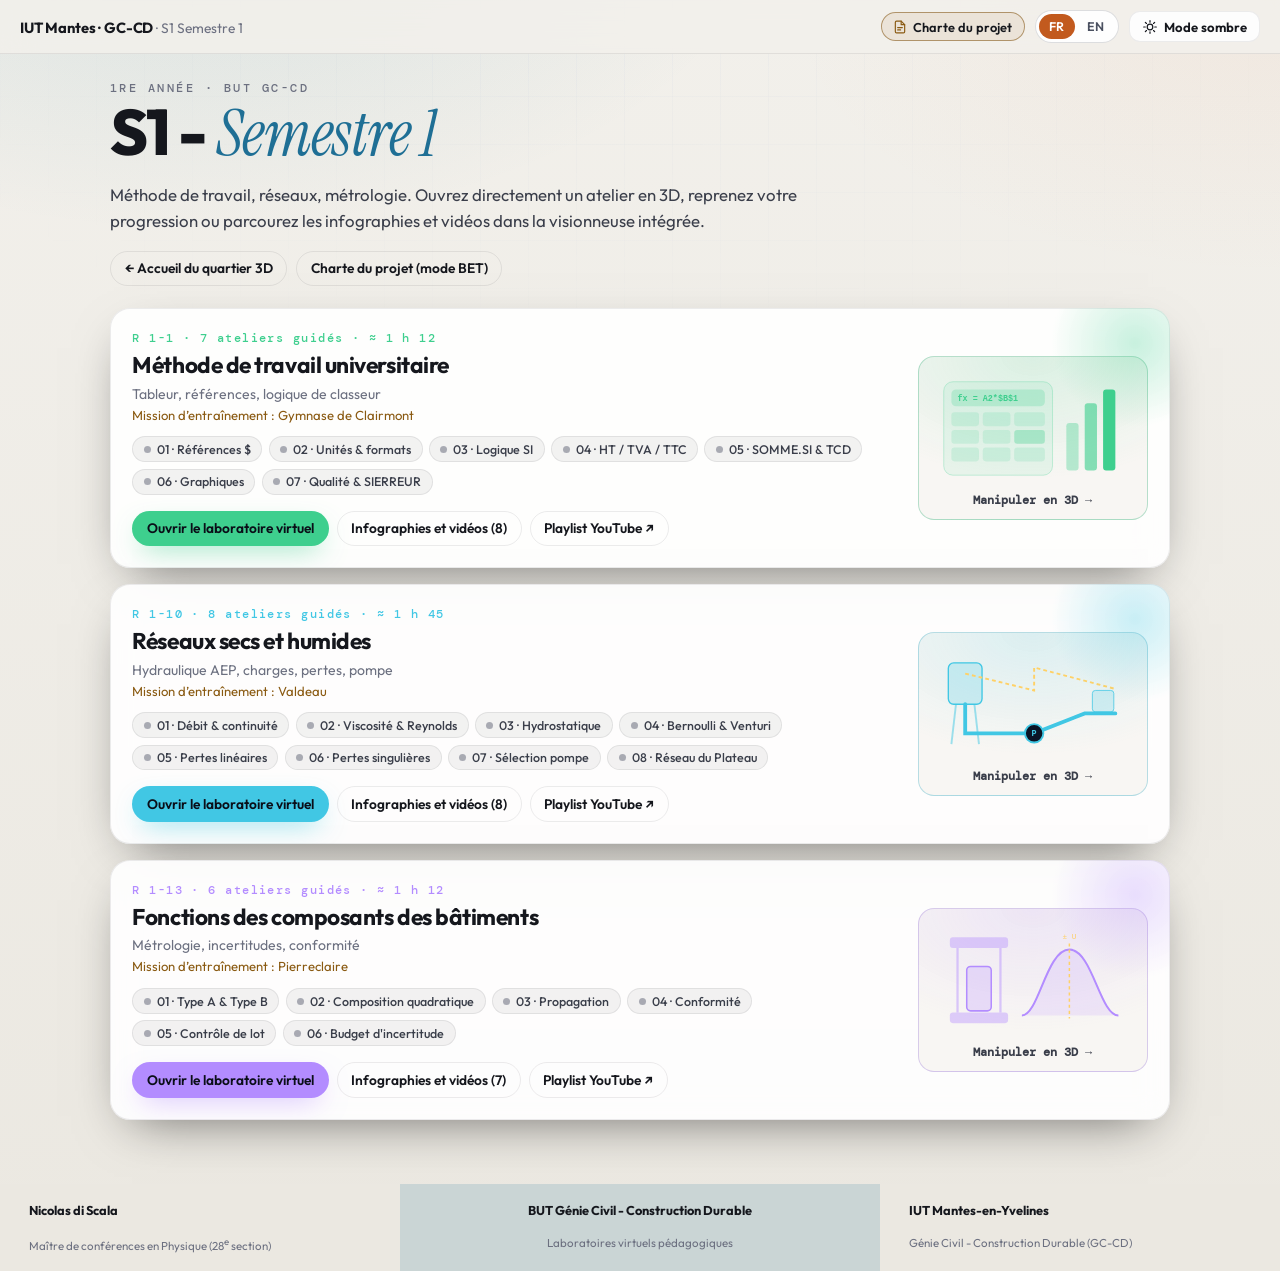
<file: s1/index.html>
<!DOCTYPE html>
<html lang="fr" data-theme="dark">
<head>
<meta charset="UTF-8" />
<meta name="viewport" content="width=device-width, initial-scale=1" />
<meta name="referrer" content="strict-origin-when-cross-origin" />
<meta name="color-scheme" content="dark light" />
<meta name="theme-color" content="#07131d" />
<title>S1 Semestre 1 - Laboratoires virtuels · IUT Mantes</title>
<link rel="preconnect" href="https://fonts.googleapis.com" />
<link rel="preconnect" href="https://fonts.gstatic.com" crossorigin />
<link rel="stylesheet" href="https://fonts.googleapis.com/css2?family=Outfit:wght@400;500;600;700;800&family=DM+Mono:wght@400;500&family=Instrument+Serif:ital@0;1&display=swap" />
<link rel="stylesheet" href="../assets/site.css" />
<script>(function(){try{var t=localStorage.getItem("iut_mantes_theme");if(t==="light"||t==="dark")document.documentElement.dataset.theme=t;else if(matchMedia("(prefers-color-scheme: light)").matches)document.documentElement.dataset.theme="light";}catch(e){}})();</script>
<script src="../assets/i18n.js"></script>
</head>
<body>
<a class="skip" href="#contenu">Aller au contenu</a>
<header class="topbar">
  <div>
    <a class="home" href="../index.html">IUT Mantes · GC-CD</a>
    <span class="crumb"> · S1 Semestre 1</span>
  </div>
  <div class="top-tools">
  <a class="top-charter" href="../charte.html" title="Charte du projet (mode BET)"><svg viewBox="0 0 24 24" fill="none" stroke="currentColor" stroke-width="2" stroke-linecap="round" stroke-linejoin="round" aria-hidden="true"><path d="M14 2H6a2 2 0 0 0-2 2v16a2 2 0 0 0 2 2h12a2 2 0 0 0 2-2V8z"/><polyline points="14 2 14 8 20 8"/><line x1="8" y1="13" x2="16" y2="13"/><line x1="8" y1="17" x2="13" y2="17"/></svg><span>Charte du projet</span></a>
  <span data-i18n-mount></span>
  <button type="button" class="theme-toggle" data-theme-toggle aria-pressed="false" aria-label="Activer le mode clair">
    <svg viewBox="0 0 24 24" fill="none" stroke="currentColor" stroke-width="1.8" stroke-linecap="round" aria-hidden="true"><circle cx="12" cy="12" r="4.2"/><path d="M12 2.5v2.4M12 19.1v2.4M2.5 12h2.4M19.1 12h2.4M5 5l1.7 1.7M17.3 17.3 19 19M19 5l-1.7 1.7M6.7 17.3 5 19"/></svg>
    <span data-theme-label>Mode clair</span>
  </button>
  </div>
</header>

<main class="wrap" id="contenu">
  <p class="eyebrow">1re année · BUT GC-CD</p>
  <h1>S1 - <em>Semestre 1</em></h1>
  <p class="lede">Méthode de travail, réseaux, métrologie. Ouvrez directement un atelier en 3D, reprenez votre progression ou parcourez les infographies et vidéos dans la visionneuse intégrée.</p>
  <p class="sem-top-actions"><a class="btn ghost" href="../index.html">← Accueil du quartier 3D</a><a class="btn ghost" href="../charte.html">Charte du projet (mode BET)</a></p>
  <section class="labs stack" aria-label="Ressources du semestre">
        <article class="lab-card" data-lab="r1-1" style="--accent:#3ecf8e">
          <div class="lab-card-grid">
            <div class="lab-card-main">
              <div class="lab-card-top">
                <p class="code">R 1-1 · 7 ateliers guidés · ≈ 1 h 12</p>
                <span class="lab-prog-pill" data-lab-prog="r1-1" hidden></span>
              </div>
              <h2>Méthode de travail universitaire</h2>
              <p class="sub">Tableur, références, logique de classeur</p>
              <p class="mission">Mission d’entraînement : Gymnase de Clairmont</p>
              <div class="ws-chips" aria-label="Accès direct aux ateliers"><a class="ws-chip" data-ws-chip="r1-1:refs" href="../labs/r1-1/index.html#atelier=refs"><i></i><span>01 · Références $</span></a><a class="ws-chip" data-ws-chip="r1-1:unites" href="../labs/r1-1/index.html#atelier=unites"><i></i><span>02 · Unités & formats</span></a><a class="ws-chip" data-ws-chip="r1-1:logique" href="../labs/r1-1/index.html#atelier=logique"><i></i><span>03 · Logique SI</span></a><a class="ws-chip" data-ws-chip="r1-1:tva" href="../labs/r1-1/index.html#atelier=tva"><i></i><span>04 · HT / TVA / TTC</span></a><a class="ws-chip" data-ws-chip="r1-1:synthese" href="../labs/r1-1/index.html#atelier=synthese"><i></i><span>05 · SOMME.SI & TCD</span></a><a class="ws-chip" data-ws-chip="r1-1:graphiques" href="../labs/r1-1/index.html#atelier=graphiques"><i></i><span>06 · Graphiques</span></a><a class="ws-chip" data-ws-chip="r1-1:qualite" href="../labs/r1-1/index.html#atelier=qualite"><i></i><span>07 · Qualité & SIERREUR</span></a></div>
              <div class="actions">
                <a class="btn primary" data-lab-cta="r1-1" href="../labs/r1-1/index.html">Ouvrir le laboratoire virtuel</a>
                <button type="button" class="btn ghost" data-toggle-gallery="r1-1" aria-expanded="false" aria-controls="g-r1-1">Infographies et vidéos (8)</button>
                <a class="btn ghost" href="https://www.youtube.com/playlist?list=PLdvfbV6gHmIs" target="_blank" rel="noopener">Playlist YouTube ↗</a>
              </div>
            </div>
            <a class="lab-illus" href="../labs/r1-1/index.html" aria-label="Ouvrir R 1-1 - Méthode de travail universitaire">
              <svg viewBox="0 0 260 150" aria-hidden="true">
      <rect x="14" y="14" width="142" height="122" rx="12" fill="rgba(62,207,142,0.09)" stroke="currentColor" stroke-opacity="0.35"/>
      <rect x="24" y="24" width="122" height="22" rx="6" fill="currentColor" fill-opacity="0.24"/>
      <text x="32" y="39" font-size="11" font-family="monospace" fill="currentColor" font-weight="700">fx = A2*$B$1</text>
      <g fill="currentColor" fill-opacity="0.16"><rect x="24" y="54" width="36" height="18" rx="4"/><rect x="65" y="54" width="36" height="18" rx="4"/><rect x="106" y="54" width="40" height="18" rx="4"/>
      <rect x="24" y="77" width="36" height="18" rx="4"/><rect x="65" y="77" width="36" height="18" rx="4"/><rect x="106" y="77" width="40" height="18" rx="4" fill-opacity="0.34"/>
      <rect x="24" y="100" width="36" height="18" rx="4"/><rect x="65" y="100" width="36" height="18" rx="4"/><rect x="106" y="100" width="40" height="18" rx="4"/></g>
      <rect x="174" y="68" width="16" height="62" rx="4" fill="currentColor" fill-opacity="0.35"/>
      <rect x="198" y="42" width="16" height="88" rx="4" fill="currentColor" fill-opacity="0.62"/>
      <rect x="222" y="24" width="16" height="106" rx="4" fill="currentColor"/>
    </svg>
              <span class="lab-illus-cap">Manipuler en 3D →</span>
            </a>
          </div>
          
          <section class="gallery" id="g-r1-1" hidden>
            <p class="hint">Cliquez une fiche pour l’ouvrir dans la visionneuse interactive (zoom, navigation ←/→, vidéo intégrée et lien direct vers l’atelier 3D).</p>
            <div class="grid-figs">
            <figure class="fig" data-key="r1-1/1-automatisation-du-suivi-de-chantier.png" data-lab="r1-1" data-idx="0" data-img="../infographies/r1-1/1-automatisation-du-suivi-de-chantier.png" data-title="Automatisation du suivi de chantier" data-ws="../labs/r1-1/index.html#atelier=refs" data-ws-label="01 · Références $">
              <button type="button" class="fig-open" data-open-lightbox="r1-1/1-automatisation-du-suivi-de-chantier.png" aria-label="Ouvrir la fiche Automatisation du suivi de chantier dans la visionneuse">
                <img src="../infographies/r1-1/1-automatisation-du-suivi-de-chantier.png" alt="Automatisation du suivi de chantier" loading="lazy" />
                <span class="fig-badges"><span class="fig-pill">Infographie HD</span><span class="fig-pill vid" data-vid-pill hidden>▶ Vidéo</span></span>
              </button>
              <figcaption>
                <strong>Automatisation du suivi de chantier</strong>
                <div class="fig-links">
                  <button type="button" class="fig-act" data-open-lightbox="r1-1/1-automatisation-du-suivi-de-chantier.png">Agrandir</button>
                  <span class="yt" hidden></span>
                  <a class="fig-ws" href="../labs/r1-1/index.html#atelier=refs">Atelier 01 · Références $ →</a>
                </div>
              </figcaption>
            </figure>
            <figure class="fig" data-key="r1-1/2-budget-de-chantier-avec-somme-si.png" data-lab="r1-1" data-idx="1" data-img="../infographies/r1-1/2-budget-de-chantier-avec-somme-si.png" data-title="Budget de chantier avec SOMME.SI" data-ws="../labs/r1-1/index.html#atelier=synthese" data-ws-label="05 · SOMME.SI & TCD">
              <button type="button" class="fig-open" data-open-lightbox="r1-1/2-budget-de-chantier-avec-somme-si.png" aria-label="Ouvrir la fiche Budget de chantier avec SOMME.SI dans la visionneuse">
                <img src="../infographies/r1-1/2-budget-de-chantier-avec-somme-si.png" alt="Budget de chantier avec SOMME.SI" loading="lazy" />
                <span class="fig-badges"><span class="fig-pill">Infographie HD</span><span class="fig-pill vid" data-vid-pill hidden>▶ Vidéo</span></span>
              </button>
              <figcaption>
                <strong>Budget de chantier avec SOMME.SI</strong>
                <div class="fig-links">
                  <button type="button" class="fig-act" data-open-lightbox="r1-1/2-budget-de-chantier-avec-somme-si.png">Agrandir</button>
                  <span class="yt" hidden></span>
                  <a class="fig-ws" href="../labs/r1-1/index.html#atelier=synthese">Atelier 05 · SOMME.SI & TCD →</a>
                </div>
              </figcaption>
            </figure>
            <figure class="fig" data-key="r1-1/3-guide-du-pilotage-par-tcd.png" data-lab="r1-1" data-idx="2" data-img="../infographies/r1-1/3-guide-du-pilotage-par-tcd.png" data-title="Guide du pilotage par TCD" data-ws="../labs/r1-1/index.html#atelier=synthese" data-ws-label="05 · SOMME.SI & TCD">
              <button type="button" class="fig-open" data-open-lightbox="r1-1/3-guide-du-pilotage-par-tcd.png" aria-label="Ouvrir la fiche Guide du pilotage par TCD dans la visionneuse">
                <img src="../infographies/r1-1/3-guide-du-pilotage-par-tcd.png" alt="Guide du pilotage par TCD" loading="lazy" />
                <span class="fig-badges"><span class="fig-pill">Infographie HD</span><span class="fig-pill vid" data-vid-pill hidden>▶ Vidéo</span></span>
              </button>
              <figcaption>
                <strong>Guide du pilotage par TCD</strong>
                <div class="fig-links">
                  <button type="button" class="fig-act" data-open-lightbox="r1-1/3-guide-du-pilotage-par-tcd.png">Agrandir</button>
                  <span class="yt" hidden></span>
                  <a class="fig-ws" href="../labs/r1-1/index.html#atelier=synthese">Atelier 05 · SOMME.SI & TCD →</a>
                </div>
              </figcaption>
            </figure>
            <figure class="fig" data-key="r1-1/4-concevoir-un-tableau-de-bord.png" data-lab="r1-1" data-idx="3" data-img="../infographies/r1-1/4-concevoir-un-tableau-de-bord.png" data-title="Concevoir un tableau de bord" data-ws="../labs/r1-1/index.html#atelier=graphiques" data-ws-label="06 · Graphiques">
              <button type="button" class="fig-open" data-open-lightbox="r1-1/4-concevoir-un-tableau-de-bord.png" aria-label="Ouvrir la fiche Concevoir un tableau de bord dans la visionneuse">
                <img src="../infographies/r1-1/4-concevoir-un-tableau-de-bord.png" alt="Concevoir un tableau de bord" loading="lazy" />
                <span class="fig-badges"><span class="fig-pill">Infographie HD</span><span class="fig-pill vid" data-vid-pill hidden>▶ Vidéo</span></span>
              </button>
              <figcaption>
                <strong>Concevoir un tableau de bord</strong>
                <div class="fig-links">
                  <button type="button" class="fig-act" data-open-lightbox="r1-1/4-concevoir-un-tableau-de-bord.png">Agrandir</button>
                  <span class="yt" hidden></span>
                  <a class="fig-ws" href="../labs/r1-1/index.html#atelier=graphiques">Atelier 06 · Graphiques →</a>
                </div>
              </figcaption>
            </figure>
            <figure class="fig" data-key="r1-1/5-les-fondamentaux-d-un-tableur-professionnel.png" data-lab="r1-1" data-idx="4" data-img="../infographies/r1-1/5-les-fondamentaux-d-un-tableur-professionnel.png" data-title="Les fondamentaux d un tableur professionnel" data-ws="../labs/r1-1/index.html#atelier=unites" data-ws-label="02 · Unités & formats">
              <button type="button" class="fig-open" data-open-lightbox="r1-1/5-les-fondamentaux-d-un-tableur-professionnel.png" aria-label="Ouvrir la fiche Les fondamentaux d un tableur professionnel dans la visionneuse">
                <img src="../infographies/r1-1/5-les-fondamentaux-d-un-tableur-professionnel.png" alt="Les fondamentaux d un tableur professionnel" loading="lazy" />
                <span class="fig-badges"><span class="fig-pill">Infographie HD</span><span class="fig-pill vid" data-vid-pill hidden>▶ Vidéo</span></span>
              </button>
              <figcaption>
                <strong>Les fondamentaux d un tableur professionnel</strong>
                <div class="fig-links">
                  <button type="button" class="fig-act" data-open-lightbox="r1-1/5-les-fondamentaux-d-un-tableur-professionnel.png">Agrandir</button>
                  <span class="yt" hidden></span>
                  <a class="fig-ws" href="../labs/r1-1/index.html#atelier=unites">Atelier 02 · Unités & formats →</a>
                </div>
              </figcaption>
            </figure>
            <figure class="fig" data-key="r1-1/6-maitriser-le-dollar-references-relatives-et-absolues.png" data-lab="r1-1" data-idx="5" data-img="../infographies/r1-1/6-maitriser-le-dollar-references-relatives-et-absolues.png" data-title="Maîtriser le dollar références relatives et absolues" data-ws="../labs/r1-1/index.html#atelier=refs" data-ws-label="01 · Références $">
              <button type="button" class="fig-open" data-open-lightbox="r1-1/6-maitriser-le-dollar-references-relatives-et-absolues.png" aria-label="Ouvrir la fiche Maîtriser le dollar références relatives et absolues dans la visionneuse">
                <img src="../infographies/r1-1/6-maitriser-le-dollar-references-relatives-et-absolues.png" alt="Maîtriser le dollar références relatives et absolues" loading="lazy" />
                <span class="fig-badges"><span class="fig-pill">Infographie HD</span><span class="fig-pill vid" data-vid-pill hidden>▶ Vidéo</span></span>
              </button>
              <figcaption>
                <strong>Maîtriser le dollar références relatives et absolues</strong>
                <div class="fig-links">
                  <button type="button" class="fig-act" data-open-lightbox="r1-1/6-maitriser-le-dollar-references-relatives-et-absolues.png">Agrandir</button>
                  <span class="yt" hidden></span>
                  <a class="fig-ws" href="../labs/r1-1/index.html#atelier=refs">Atelier 01 · Références $ →</a>
                </div>
              </figcaption>
            </figure>
            <figure class="fig" data-key="r1-1/7-logique-si-et-cascade-ht-tva-ttc-en-btp.png" data-lab="r1-1" data-idx="6" data-img="../infographies/r1-1/7-logique-si-et-cascade-ht-tva-ttc-en-btp.png" data-title="Logique SI et cascade HT TVA TTC en BTP" data-ws="../labs/r1-1/index.html#atelier=logique" data-ws-label="03 · Logique SI">
              <button type="button" class="fig-open" data-open-lightbox="r1-1/7-logique-si-et-cascade-ht-tva-ttc-en-btp.png" aria-label="Ouvrir la fiche Logique SI et cascade HT TVA TTC en BTP dans la visionneuse">
                <img src="../infographies/r1-1/7-logique-si-et-cascade-ht-tva-ttc-en-btp.png" alt="Logique SI et cascade HT TVA TTC en BTP" loading="lazy" />
                <span class="fig-badges"><span class="fig-pill">Infographie HD</span><span class="fig-pill vid" data-vid-pill hidden>▶ Vidéo</span></span>
              </button>
              <figcaption>
                <strong>Logique SI et cascade HT TVA TTC en BTP</strong>
                <div class="fig-links">
                  <button type="button" class="fig-act" data-open-lightbox="r1-1/7-logique-si-et-cascade-ht-tva-ttc-en-btp.png">Agrandir</button>
                  <span class="yt" hidden></span>
                  <a class="fig-ws" href="../labs/r1-1/index.html#atelier=logique">Atelier 03 · Logique SI →</a>
                </div>
              </figcaption>
            </figure>
            <figure class="fig" data-key="r1-1/8-fiabiliser-un-classeur-sierreur-et-controles-croises.png" data-lab="r1-1" data-idx="7" data-img="../infographies/r1-1/8-fiabiliser-un-classeur-sierreur-et-controles-croises.png" data-title="Fiabiliser un classeur SIERREUR et contrôles croisés" data-ws="../labs/r1-1/index.html#atelier=qualite" data-ws-label="07 · Qualité & SIERREUR">
              <button type="button" class="fig-open" data-open-lightbox="r1-1/8-fiabiliser-un-classeur-sierreur-et-controles-croises.png" aria-label="Ouvrir la fiche Fiabiliser un classeur SIERREUR et contrôles croisés dans la visionneuse">
                <img src="../infographies/r1-1/8-fiabiliser-un-classeur-sierreur-et-controles-croises.png" alt="Fiabiliser un classeur SIERREUR et contrôles croisés" loading="lazy" />
                <span class="fig-badges"><span class="fig-pill">Infographie HD</span><span class="fig-pill vid" data-vid-pill hidden>▶ Vidéo</span></span>
              </button>
              <figcaption>
                <strong>Fiabiliser un classeur SIERREUR et contrôles croisés</strong>
                <div class="fig-links">
                  <button type="button" class="fig-act" data-open-lightbox="r1-1/8-fiabiliser-un-classeur-sierreur-et-controles-croises.png">Agrandir</button>
                  <span class="yt" hidden></span>
                  <a class="fig-ws" href="../labs/r1-1/index.html#atelier=qualite">Atelier 07 · Qualité & SIERREUR →</a>
                </div>
              </figcaption>
            </figure></div>
          </section>
        </article>
        <article class="lab-card" data-lab="r1-10" style="--accent:#41c7e4">
          <div class="lab-card-grid">
            <div class="lab-card-main">
              <div class="lab-card-top">
                <p class="code">R 1-10 · 8 ateliers guidés · ≈ 1 h 45</p>
                <span class="lab-prog-pill" data-lab-prog="r1-10" hidden></span>
              </div>
              <h2>Réseaux secs et humides</h2>
              <p class="sub">Hydraulique AEP, charges, pertes, pompe</p>
              <p class="mission">Mission d’entraînement : Valdeau</p>
              <div class="ws-chips" aria-label="Accès direct aux ateliers"><a class="ws-chip" data-ws-chip="r1-10:debit" href="../labs/r1-10/index.html#atelier=debit"><i></i><span>01 · Débit & continuité</span></a><a class="ws-chip" data-ws-chip="r1-10:fluide" href="../labs/r1-10/index.html#atelier=fluide"><i></i><span>02 · Viscosité & Reynolds</span></a><a class="ws-chip" data-ws-chip="r1-10:hydro" href="../labs/r1-10/index.html#atelier=hydro"><i></i><span>03 · Hydrostatique</span></a><a class="ws-chip" data-ws-chip="r1-10:bernoulli" href="../labs/r1-10/index.html#atelier=bernoulli"><i></i><span>04 · Bernoulli & Venturi</span></a><a class="ws-chip" data-ws-chip="r1-10:lineaire" href="../labs/r1-10/index.html#atelier=lineaire"><i></i><span>05 · Pertes linéaires</span></a><a class="ws-chip" data-ws-chip="r1-10:singulier" href="../labs/r1-10/index.html#atelier=singulier"><i></i><span>06 · Pertes singulières</span></a><a class="ws-chip" data-ws-chip="r1-10:pompe" href="../labs/r1-10/index.html#atelier=pompe"><i></i><span>07 · Sélection pompe</span></a><a class="ws-chip" data-ws-chip="r1-10:reseau" href="../labs/r1-10/index.html#atelier=reseau"><i></i><span>08 · Réseau du Plateau</span></a></div>
              <div class="actions">
                <a class="btn primary" data-lab-cta="r1-10" href="../labs/r1-10/index.html">Ouvrir le laboratoire virtuel</a>
                <button type="button" class="btn ghost" data-toggle-gallery="r1-10" aria-expanded="false" aria-controls="g-r1-10">Infographies et vidéos (8)</button>
                <a class="btn ghost" href="https://www.youtube.com/playlist?list=PLOtp-9v_CG9E" target="_blank" rel="noopener">Playlist YouTube ↗</a>
              </div>
            </div>
            <a class="lab-illus" href="../labs/r1-10/index.html" aria-label="Ouvrir R 1-10 - Réseaux secs et humides">
              <svg viewBox="0 0 260 150" aria-hidden="true">
      <rect x="20" y="22" width="44" height="54" rx="7" fill="currentColor" fill-opacity="0.22" stroke="currentColor" stroke-width="1.8"/>
      <line x1="30" y1="76" x2="24" y2="128" stroke="currentColor" stroke-opacity="0.5" stroke-width="2.5"/>
      <line x1="54" y1="76" x2="60" y2="128" stroke="currentColor" stroke-opacity="0.5" stroke-width="2.5"/>
      <path d="M42 76 L42 114 L132 114 L198 88 L238 88" fill="none" stroke="currentColor" stroke-width="5" stroke-linecap="round"/>
      <path d="M42 36 L132 58 L132 28 L238 56" fill="none" stroke="#ffd166" stroke-width="2.5" stroke-dasharray="5 4"/>
      <circle cx="132" cy="114" r="12" fill="#0b1526" stroke="currentColor" stroke-width="2.5"/>
      <text x="132" y="118" text-anchor="middle" font-size="11" font-family="monospace" fill="currentColor" font-weight="700">P</text>
      <rect x="208" y="58" width="28" height="28" rx="4" fill="currentColor" fill-opacity="0.2" stroke="currentColor"/>
    </svg>
              <span class="lab-illus-cap">Manipuler en 3D →</span>
            </a>
          </div>
          
          <section class="gallery" id="g-r1-10" hidden>
            <p class="hint">Cliquez une fiche pour l’ouvrir dans la visionneuse interactive (zoom, navigation ←/→, vidéo intégrée et lien direct vers l’atelier 3D).</p>
            <div class="grid-figs">
            <figure class="fig" data-key="r1-10/1-les-fondamentaux-de-l-aep.png" data-lab="r1-10" data-idx="0" data-img="../infographies/r1-10/1-les-fondamentaux-de-l-aep.png" data-title="Les fondamentaux de l AEP" data-ws="../labs/r1-10/index.html#atelier=debit" data-ws-label="01 · Débit & continuité">
              <button type="button" class="fig-open" data-open-lightbox="r1-10/1-les-fondamentaux-de-l-aep.png" aria-label="Ouvrir la fiche Les fondamentaux de l AEP dans la visionneuse">
                <img src="../infographies/r1-10/1-les-fondamentaux-de-l-aep.png" alt="Les fondamentaux de l AEP" loading="lazy" />
                <span class="fig-badges"><span class="fig-pill">Infographie HD</span><span class="fig-pill vid" data-vid-pill hidden>▶ Vidéo</span></span>
              </button>
              <figcaption>
                <strong>Les fondamentaux de l AEP</strong>
                <div class="fig-links">
                  <button type="button" class="fig-act" data-open-lightbox="r1-10/1-les-fondamentaux-de-l-aep.png">Agrandir</button>
                  <span class="yt" hidden></span>
                  <a class="fig-ws" href="../labs/r1-10/index.html#atelier=debit">Atelier 01 · Débit & continuité →</a>
                </div>
              </figcaption>
            </figure>
            <figure class="fig" data-key="r1-10/2-masse-volumique-versus-viscosite.png" data-lab="r1-10" data-idx="1" data-img="../infographies/r1-10/2-masse-volumique-versus-viscosite.png" data-title="Masse Volumique versus Viscosité" data-ws="../labs/r1-10/index.html#atelier=fluide" data-ws-label="02 · Viscosité & Reynolds">
              <button type="button" class="fig-open" data-open-lightbox="r1-10/2-masse-volumique-versus-viscosite.png" aria-label="Ouvrir la fiche Masse Volumique versus Viscosité dans la visionneuse">
                <img src="../infographies/r1-10/2-masse-volumique-versus-viscosite.png" alt="Masse Volumique versus Viscosité" loading="lazy" />
                <span class="fig-badges"><span class="fig-pill">Infographie HD</span><span class="fig-pill vid" data-vid-pill hidden>▶ Vidéo</span></span>
              </button>
              <figcaption>
                <strong>Masse Volumique versus Viscosité</strong>
                <div class="fig-links">
                  <button type="button" class="fig-act" data-open-lightbox="r1-10/2-masse-volumique-versus-viscosite.png">Agrandir</button>
                  <span class="yt" hidden></span>
                  <a class="fig-ws" href="../labs/r1-10/index.html#atelier=fluide">Atelier 02 · Viscosité & Reynolds →</a>
                </div>
              </figcaption>
            </figure>
            <figure class="fig" data-key="r1-10/3-comprendre-la-pression-hydrostatique.png" data-lab="r1-10" data-idx="2" data-img="../infographies/r1-10/3-comprendre-la-pression-hydrostatique.png" data-title="Comprendre la Pression Hydrostatique" data-ws="../labs/r1-10/index.html#atelier=hydro" data-ws-label="03 · Hydrostatique">
              <button type="button" class="fig-open" data-open-lightbox="r1-10/3-comprendre-la-pression-hydrostatique.png" aria-label="Ouvrir la fiche Comprendre la Pression Hydrostatique dans la visionneuse">
                <img src="../infographies/r1-10/3-comprendre-la-pression-hydrostatique.png" alt="Comprendre la Pression Hydrostatique" loading="lazy" />
                <span class="fig-badges"><span class="fig-pill">Infographie HD</span><span class="fig-pill vid" data-vid-pill hidden>▶ Vidéo</span></span>
              </button>
              <figcaption>
                <strong>Comprendre la Pression Hydrostatique</strong>
                <div class="fig-links">
                  <button type="button" class="fig-act" data-open-lightbox="r1-10/3-comprendre-la-pression-hydrostatique.png">Agrandir</button>
                  <span class="yt" hidden></span>
                  <a class="fig-ws" href="../labs/r1-10/index.html#atelier=hydro">Atelier 03 · Hydrostatique →</a>
                </div>
              </figcaption>
            </figure>
            <figure class="fig" data-key="r1-10/4-comprendre-la-charge-hydraulique-bernoulli.png" data-lab="r1-10" data-idx="3" data-img="../infographies/r1-10/4-comprendre-la-charge-hydraulique-bernoulli.png" data-title="Comprendre la charge hydraulique Bernoulli" data-ws="../labs/r1-10/index.html#atelier=bernoulli" data-ws-label="04 · Bernoulli & Venturi">
              <button type="button" class="fig-open" data-open-lightbox="r1-10/4-comprendre-la-charge-hydraulique-bernoulli.png" aria-label="Ouvrir la fiche Comprendre la charge hydraulique Bernoulli dans la visionneuse">
                <img src="../infographies/r1-10/4-comprendre-la-charge-hydraulique-bernoulli.png" alt="Comprendre la charge hydraulique Bernoulli" loading="lazy" />
                <span class="fig-badges"><span class="fig-pill">Infographie HD</span><span class="fig-pill vid" data-vid-pill hidden>▶ Vidéo</span></span>
              </button>
              <figcaption>
                <strong>Comprendre la charge hydraulique Bernoulli</strong>
                <div class="fig-links">
                  <button type="button" class="fig-act" data-open-lightbox="r1-10/4-comprendre-la-charge-hydraulique-bernoulli.png">Agrandir</button>
                  <span class="yt" hidden></span>
                  <a class="fig-ws" href="../labs/r1-10/index.html#atelier=bernoulli">Atelier 04 · Bernoulli & Venturi →</a>
                </div>
              </figcaption>
            </figure>
            <figure class="fig" data-key="r1-10/5-les-pertes-de-charge-lineaires.png" data-lab="r1-10" data-idx="4" data-img="../infographies/r1-10/5-les-pertes-de-charge-lineaires.png" data-title="Les pertes de charge linéaires" data-ws="../labs/r1-10/index.html#atelier=lineaire" data-ws-label="05 · Pertes linéaires">
              <button type="button" class="fig-open" data-open-lightbox="r1-10/5-les-pertes-de-charge-lineaires.png" aria-label="Ouvrir la fiche Les pertes de charge linéaires dans la visionneuse">
                <img src="../infographies/r1-10/5-les-pertes-de-charge-lineaires.png" alt="Les pertes de charge linéaires" loading="lazy" />
                <span class="fig-badges"><span class="fig-pill">Infographie HD</span><span class="fig-pill vid" data-vid-pill hidden>▶ Vidéo</span></span>
              </button>
              <figcaption>
                <strong>Les pertes de charge linéaires</strong>
                <div class="fig-links">
                  <button type="button" class="fig-act" data-open-lightbox="r1-10/5-les-pertes-de-charge-lineaires.png">Agrandir</button>
                  <span class="yt" hidden></span>
                  <a class="fig-ws" href="../labs/r1-10/index.html#atelier=lineaire">Atelier 05 · Pertes linéaires →</a>
                </div>
              </figcaption>
            </figure>
            <figure class="fig" data-key="r1-10/6-pertes-de-charge-en-aep.png" data-lab="r1-10" data-idx="5" data-img="../infographies/r1-10/6-pertes-de-charge-en-aep.png" data-title="Pertes de charge en AEP" data-ws="../labs/r1-10/index.html#atelier=singulier" data-ws-label="06 · Pertes singulières">
              <button type="button" class="fig-open" data-open-lightbox="r1-10/6-pertes-de-charge-en-aep.png" aria-label="Ouvrir la fiche Pertes de charge en AEP dans la visionneuse">
                <img src="../infographies/r1-10/6-pertes-de-charge-en-aep.png" alt="Pertes de charge en AEP" loading="lazy" />
                <span class="fig-badges"><span class="fig-pill">Infographie HD</span><span class="fig-pill vid" data-vid-pill hidden>▶ Vidéo</span></span>
              </button>
              <figcaption>
                <strong>Pertes de charge en AEP</strong>
                <div class="fig-links">
                  <button type="button" class="fig-act" data-open-lightbox="r1-10/6-pertes-de-charge-en-aep.png">Agrandir</button>
                  <span class="yt" hidden></span>
                  <a class="fig-ws" href="../labs/r1-10/index.html#atelier=singulier">Atelier 06 · Pertes singulières →</a>
                </div>
              </figcaption>
            </figure>
            <figure class="fig" data-key="r1-10/7-guide-de-selection-de-pompe.png" data-lab="r1-10" data-idx="6" data-img="../infographies/r1-10/7-guide-de-selection-de-pompe.png" data-title="Guide de sélection de pompe" data-ws="../labs/r1-10/index.html#atelier=pompe" data-ws-label="07 · Sélection pompe">
              <button type="button" class="fig-open" data-open-lightbox="r1-10/7-guide-de-selection-de-pompe.png" aria-label="Ouvrir la fiche Guide de sélection de pompe dans la visionneuse">
                <img src="../infographies/r1-10/7-guide-de-selection-de-pompe.png" alt="Guide de sélection de pompe" loading="lazy" />
                <span class="fig-badges"><span class="fig-pill">Infographie HD</span><span class="fig-pill vid" data-vid-pill hidden>▶ Vidéo</span></span>
              </button>
              <figcaption>
                <strong>Guide de sélection de pompe</strong>
                <div class="fig-links">
                  <button type="button" class="fig-act" data-open-lightbox="r1-10/7-guide-de-selection-de-pompe.png">Agrandir</button>
                  <span class="yt" hidden></span>
                  <a class="fig-ws" href="../labs/r1-10/index.html#atelier=pompe">Atelier 07 · Sélection pompe →</a>
                </div>
              </figcaption>
            </figure>
            <figure class="fig" data-key="r1-10/8-arbitrage-reseau-gravitaire-ou-surpresseur.png" data-lab="r1-10" data-idx="7" data-img="../infographies/r1-10/8-arbitrage-reseau-gravitaire-ou-surpresseur.png" data-title="Arbitrage réseau gravitaire ou surpresseur" data-ws="../labs/r1-10/index.html#atelier=reseau" data-ws-label="08 · Réseau du Plateau">
              <button type="button" class="fig-open" data-open-lightbox="r1-10/8-arbitrage-reseau-gravitaire-ou-surpresseur.png" aria-label="Ouvrir la fiche Arbitrage réseau gravitaire ou surpresseur dans la visionneuse">
                <img src="../infographies/r1-10/8-arbitrage-reseau-gravitaire-ou-surpresseur.png" alt="Arbitrage réseau gravitaire ou surpresseur" loading="lazy" />
                <span class="fig-badges"><span class="fig-pill">Infographie HD</span><span class="fig-pill vid" data-vid-pill hidden>▶ Vidéo</span></span>
              </button>
              <figcaption>
                <strong>Arbitrage réseau gravitaire ou surpresseur</strong>
                <div class="fig-links">
                  <button type="button" class="fig-act" data-open-lightbox="r1-10/8-arbitrage-reseau-gravitaire-ou-surpresseur.png">Agrandir</button>
                  <span class="yt" hidden></span>
                  <a class="fig-ws" href="../labs/r1-10/index.html#atelier=reseau">Atelier 08 · Réseau du Plateau →</a>
                </div>
              </figcaption>
            </figure></div>
          </section>
        </article>
        <article class="lab-card" data-lab="r1-13" style="--accent:#b38cff">
          <div class="lab-card-grid">
            <div class="lab-card-main">
              <div class="lab-card-top">
                <p class="code">R 1-13 · 6 ateliers guidés · ≈ 1 h 12</p>
                <span class="lab-prog-pill" data-lab-prog="r1-13" hidden></span>
              </div>
              <h2>Fonctions des composants des bâtiments</h2>
              <p class="sub">Métrologie, incertitudes, conformité</p>
              <p class="mission">Mission d’entraînement : Pierreclaire</p>
              <div class="ws-chips" aria-label="Accès direct aux ateliers"><a class="ws-chip" data-ws-chip="r1-13:ab" href="../labs/r1-13/index.html#atelier=ab"><i></i><span>01 · Type A & Type B</span></a><a class="ws-chip" data-ws-chip="r1-13:compose" href="../labs/r1-13/index.html#atelier=compose"><i></i><span>02 · Composition quadratique</span></a><a class="ws-chip" data-ws-chip="r1-13:prop" href="../labs/r1-13/index.html#atelier=prop"><i></i><span>03 · Propagation</span></a><a class="ws-chip" data-ws-chip="r1-13:conform" href="../labs/r1-13/index.html#atelier=conform"><i></i><span>04 · Conformité</span></a><a class="ws-chip" data-ws-chip="r1-13:lot" href="../labs/r1-13/index.html#atelier=lot"><i></i><span>05 · Contrôle de lot</span></a><a class="ws-chip" data-ws-chip="r1-13:budget" href="../labs/r1-13/index.html#atelier=budget"><i></i><span>06 · Budget d'incertitude</span></a></div>
              <div class="actions">
                <a class="btn primary" data-lab-cta="r1-13" href="../labs/r1-13/index.html">Ouvrir le laboratoire virtuel</a>
                <button type="button" class="btn ghost" data-toggle-gallery="r1-13" aria-expanded="false" aria-controls="g-r1-13">Infographies et vidéos (7)</button>
                <a class="btn ghost" href="https://www.youtube.com/playlist?list=PLOUGV3afMlSA" target="_blank" rel="noopener">Playlist YouTube ↗</a>
              </div>
            </div>
            <a class="lab-illus" href="../labs/r1-13/index.html" aria-label="Ouvrir R 1-13 - Fonctions des composants des bâtiments">
              <svg viewBox="0 0 260 150" aria-hidden="true">
      <rect x="22" y="20" width="76" height="14" rx="4" fill="currentColor" fill-opacity="0.4"/>
      <rect x="22" y="118" width="76" height="14" rx="4" fill="currentColor" fill-opacity="0.4"/>
      <line x1="32" y1="34" x2="32" y2="118" stroke="currentColor" stroke-opacity="0.45" stroke-width="3"/>
      <line x1="88" y1="34" x2="88" y2="118" stroke="currentColor" stroke-opacity="0.45" stroke-width="3"/>
      <rect x="44" y="58" width="32" height="58" rx="5" fill="currentColor" fill-opacity="0.24" stroke="currentColor" stroke-width="2"/>
      <path d="M116 122 C138 122 148 36 178 36 C208 36 218 122 242 122" fill="currentColor" fill-opacity="0.16" stroke="currentColor" stroke-width="2.6"/>
      <line x1="178" y1="28" x2="178" y2="126" stroke="#ffd166" stroke-width="2" stroke-dasharray="4 4"/>
      <text x="178" y="22" text-anchor="middle" font-size="10" font-family="monospace" fill="#ffd166">± U</text>
    </svg>
              <span class="lab-illus-cap">Manipuler en 3D →</span>
            </a>
          </div>
          
          <section class="gallery" id="g-r1-13" hidden>
            <p class="hint">Cliquez une fiche pour l’ouvrir dans la visionneuse interactive (zoom, navigation ←/→, vidéo intégrée et lien direct vers l’atelier 3D).</p>
            <div class="grid-figs">
            <figure class="fig" data-key="r1-13/1-comprendre-les-incertitudes-de-mesure.png" data-lab="r1-13" data-idx="0" data-img="../infographies/r1-13/1-comprendre-les-incertitudes-de-mesure.png" data-title="Comprendre les incertitudes de mesure" data-ws="../labs/r1-13/index.html#atelier=ab" data-ws-label="01 · Type A & Type B">
              <button type="button" class="fig-open" data-open-lightbox="r1-13/1-comprendre-les-incertitudes-de-mesure.png" aria-label="Ouvrir la fiche Comprendre les incertitudes de mesure dans la visionneuse">
                <img src="../infographies/r1-13/1-comprendre-les-incertitudes-de-mesure.png" alt="Comprendre les incertitudes de mesure" loading="lazy" />
                <span class="fig-badges"><span class="fig-pill">Infographie HD</span><span class="fig-pill vid" data-vid-pill hidden>▶ Vidéo</span></span>
              </button>
              <figcaption>
                <strong>Comprendre les incertitudes de mesure</strong>
                <div class="fig-links">
                  <button type="button" class="fig-act" data-open-lightbox="r1-13/1-comprendre-les-incertitudes-de-mesure.png">Agrandir</button>
                  <span class="yt" hidden></span>
                  <a class="fig-ws" href="../labs/r1-13/index.html#atelier=ab">Atelier 01 · Type A & Type B →</a>
                </div>
              </figcaption>
            </figure>
            <figure class="fig" data-key="r1-13/2-la-propagation-des-incertitudes.png" data-lab="r1-13" data-idx="1" data-img="../infographies/r1-13/2-la-propagation-des-incertitudes.png" data-title="La propagation des incertitudes" data-ws="../labs/r1-13/index.html#atelier=prop" data-ws-label="03 · Propagation">
              <button type="button" class="fig-open" data-open-lightbox="r1-13/2-la-propagation-des-incertitudes.png" aria-label="Ouvrir la fiche La propagation des incertitudes dans la visionneuse">
                <img src="../infographies/r1-13/2-la-propagation-des-incertitudes.png" alt="La propagation des incertitudes" loading="lazy" />
                <span class="fig-badges"><span class="fig-pill">Infographie HD</span><span class="fig-pill vid" data-vid-pill hidden>▶ Vidéo</span></span>
              </button>
              <figcaption>
                <strong>La propagation des incertitudes</strong>
                <div class="fig-links">
                  <button type="button" class="fig-act" data-open-lightbox="r1-13/2-la-propagation-des-incertitudes.png">Agrandir</button>
                  <span class="yt" hidden></span>
                  <a class="fig-ws" href="../labs/r1-13/index.html#atelier=prop">Atelier 03 · Propagation →</a>
                </div>
              </figcaption>
            </figure>
            <figure class="fig" data-key="r1-13/3-incertitude-et-conformite-decisionnelle.png" data-lab="r1-13" data-idx="2" data-img="../infographies/r1-13/3-incertitude-et-conformite-decisionnelle.png" data-title="Incertitude et conformité décisionnelle" data-ws="../labs/r1-13/index.html#atelier=conform" data-ws-label="04 · Conformité">
              <button type="button" class="fig-open" data-open-lightbox="r1-13/3-incertitude-et-conformite-decisionnelle.png" aria-label="Ouvrir la fiche Incertitude et conformité décisionnelle dans la visionneuse">
                <img src="../infographies/r1-13/3-incertitude-et-conformite-decisionnelle.png" alt="Incertitude et conformité décisionnelle" loading="lazy" />
                <span class="fig-badges"><span class="fig-pill">Infographie HD</span><span class="fig-pill vid" data-vid-pill hidden>▶ Vidéo</span></span>
              </button>
              <figcaption>
                <strong>Incertitude et conformité décisionnelle</strong>
                <div class="fig-links">
                  <button type="button" class="fig-act" data-open-lightbox="r1-13/3-incertitude-et-conformite-decisionnelle.png">Agrandir</button>
                  <span class="yt" hidden></span>
                  <a class="fig-ws" href="../labs/r1-13/index.html#atelier=conform">Atelier 04 · Conformité →</a>
                </div>
              </figcaption>
            </figure>
            <figure class="fig" data-key="r1-13/4-guide-de-conformite-des-lots.png" data-lab="r1-13" data-idx="3" data-img="../infographies/r1-13/4-guide-de-conformite-des-lots.png" data-title="Guide de conformité des lots" data-ws="../labs/r1-13/index.html#atelier=lot" data-ws-label="05 · Contrôle de lot">
              <button type="button" class="fig-open" data-open-lightbox="r1-13/4-guide-de-conformite-des-lots.png" aria-label="Ouvrir la fiche Guide de conformité des lots dans la visionneuse">
                <img src="../infographies/r1-13/4-guide-de-conformite-des-lots.png" alt="Guide de conformité des lots" loading="lazy" />
                <span class="fig-badges"><span class="fig-pill">Infographie HD</span><span class="fig-pill vid" data-vid-pill hidden>▶ Vidéo</span></span>
              </button>
              <figcaption>
                <strong>Guide de conformité des lots</strong>
                <div class="fig-links">
                  <button type="button" class="fig-act" data-open-lightbox="r1-13/4-guide-de-conformite-des-lots.png">Agrandir</button>
                  <span class="yt" hidden></span>
                  <a class="fig-ws" href="../labs/r1-13/index.html#atelier=lot">Atelier 05 · Contrôle de lot →</a>
                </div>
              </figcaption>
            </figure>
            <figure class="fig" data-key="r1-13/5-le-budget-d-incertitudes-en-btp.png" data-lab="r1-13" data-idx="4" data-img="../infographies/r1-13/5-le-budget-d-incertitudes-en-btp.png" data-title="Le Budget d Incertitudes en BTP" data-ws="../labs/r1-13/index.html#atelier=budget" data-ws-label="06 · Budget d'incertitude">
              <button type="button" class="fig-open" data-open-lightbox="r1-13/5-le-budget-d-incertitudes-en-btp.png" aria-label="Ouvrir la fiche Le Budget d Incertitudes en BTP dans la visionneuse">
                <img src="../infographies/r1-13/5-le-budget-d-incertitudes-en-btp.png" alt="Le Budget d Incertitudes en BTP" loading="lazy" />
                <span class="fig-badges"><span class="fig-pill">Infographie HD</span><span class="fig-pill vid" data-vid-pill hidden>▶ Vidéo</span></span>
              </button>
              <figcaption>
                <strong>Le Budget d Incertitudes en BTP</strong>
                <div class="fig-links">
                  <button type="button" class="fig-act" data-open-lightbox="r1-13/5-le-budget-d-incertitudes-en-btp.png">Agrandir</button>
                  <span class="yt" hidden></span>
                  <a class="fig-ws" href="../labs/r1-13/index.html#atelier=budget">Atelier 06 · Budget d'incertitude →</a>
                </div>
              </figcaption>
            </figure>
            <figure class="fig" data-key="r1-13/6-l-art-de-la-restitution.png" data-lab="r1-13" data-idx="5" data-img="../infographies/r1-13/6-l-art-de-la-restitution.png" data-title="L Art de la Restitution" data-ws="../labs/r1-13/index.html#atelier=budget" data-ws-label="06 · Restitution & bilan">
              <button type="button" class="fig-open" data-open-lightbox="r1-13/6-l-art-de-la-restitution.png" aria-label="Ouvrir la fiche L Art de la Restitution dans la visionneuse">
                <img src="../infographies/r1-13/6-l-art-de-la-restitution.png" alt="L Art de la Restitution" loading="lazy" />
                <span class="fig-badges"><span class="fig-pill">Infographie HD</span><span class="fig-pill vid" data-vid-pill hidden>▶ Vidéo</span></span>
              </button>
              <figcaption>
                <strong>L Art de la Restitution</strong>
                <div class="fig-links">
                  <button type="button" class="fig-act" data-open-lightbox="r1-13/6-l-art-de-la-restitution.png">Agrandir</button>
                  <span class="yt" hidden></span>
                  <a class="fig-ws" href="../labs/r1-13/index.html#atelier=budget">Atelier 06 · Restitution & bilan →</a>
                </div>
              </figcaption>
            </figure>
            <figure class="fig" data-key="r1-13/7-composition-quadratique-le-pythagore-des-incertitudes.png" data-lab="r1-13" data-idx="6" data-img="../infographies/r1-13/7-composition-quadratique-le-pythagore-des-incertitudes.png" data-title="Composition quadratique le Pythagore des incertitudes" data-ws="../labs/r1-13/index.html#atelier=compose" data-ws-label="02 · Composition quadratique">
              <button type="button" class="fig-open" data-open-lightbox="r1-13/7-composition-quadratique-le-pythagore-des-incertitudes.png" aria-label="Ouvrir la fiche Composition quadratique le Pythagore des incertitudes dans la visionneuse">
                <img src="../infographies/r1-13/7-composition-quadratique-le-pythagore-des-incertitudes.png" alt="Composition quadratique le Pythagore des incertitudes" loading="lazy" />
                <span class="fig-badges"><span class="fig-pill">Infographie HD</span><span class="fig-pill vid" data-vid-pill hidden>▶ Vidéo</span></span>
              </button>
              <figcaption>
                <strong>Composition quadratique le Pythagore des incertitudes</strong>
                <div class="fig-links">
                  <button type="button" class="fig-act" data-open-lightbox="r1-13/7-composition-quadratique-le-pythagore-des-incertitudes.png">Agrandir</button>
                  <span class="yt" hidden></span>
                  <a class="fig-ws" href="../labs/r1-13/index.html#atelier=compose">Atelier 02 · Composition quadratique →</a>
                </div>
              </figcaption>
            </figure></div>
          </section>
        </article></section>
</main>

<footer class="credit" aria-label="Crédit">
  <div>
    <div class="who">Nicolas di Scala</div>
    <div class="role">Maître de conférences en Physique (28<sup>e</sup> section)</div>
  </div>
  <div class="mid">
    <div class="who">BUT Génie Civil - Construction Durable</div>
    <div class="role">Laboratoires virtuels pédagogiques</div>
  </div>
  <div>
    <div class="who">IUT Mantes-en-Yvelines</div>
    <div class="role">Génie Civil - Construction Durable (GC-CD)</div>
  </div>
</footer>
<script src="../assets/theme.js"></script>

<script src="../videos.js"></script>
<script src="../assets/hub.js"></script>
</body>
</html>
</file>
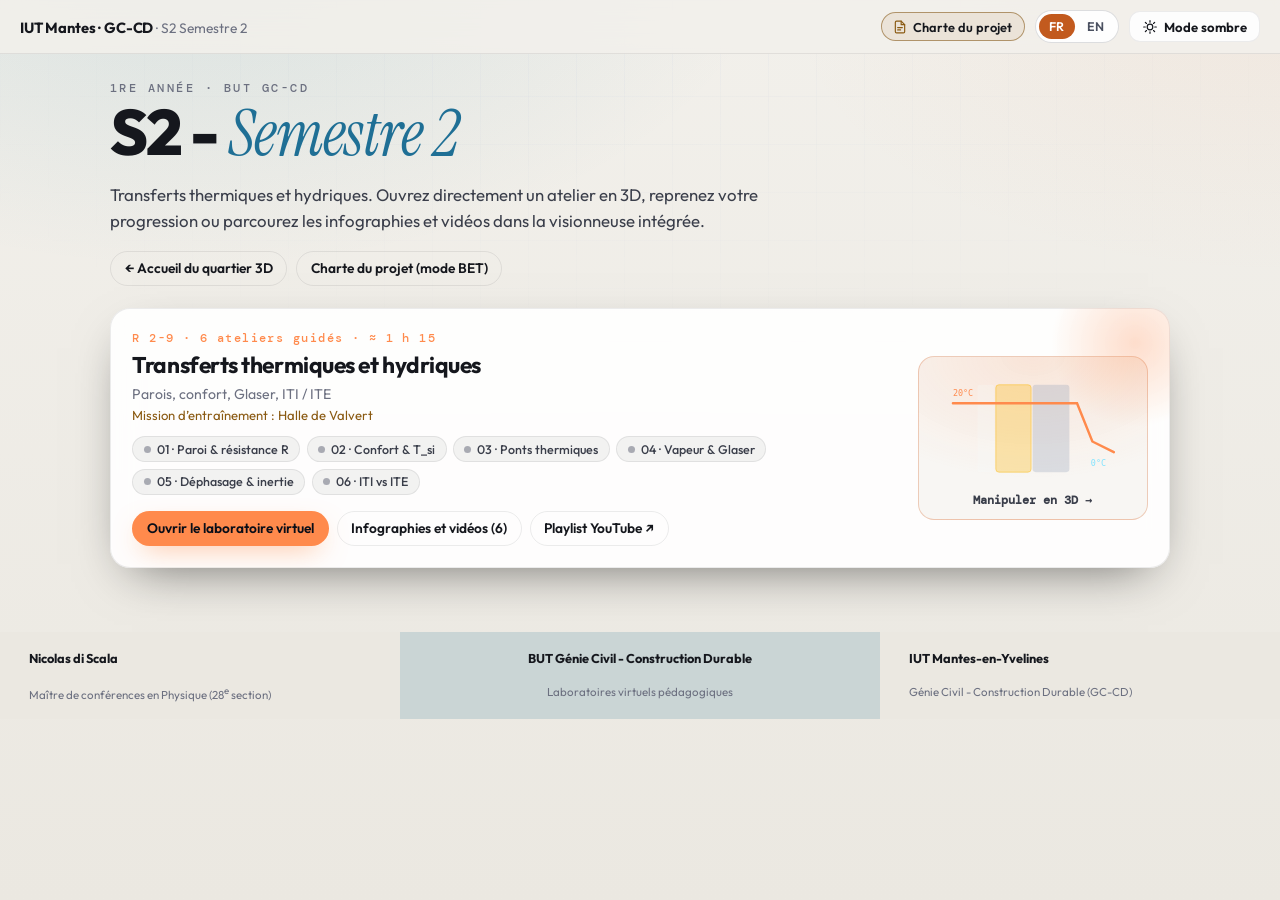
<file: s2/index.html>
<!DOCTYPE html>
<html lang="fr" data-theme="dark">
<head>
<meta charset="UTF-8" />
<meta name="viewport" content="width=device-width, initial-scale=1" />
<meta name="referrer" content="strict-origin-when-cross-origin" />
<meta name="color-scheme" content="dark light" />
<meta name="theme-color" content="#07131d" />
<title>S2 Semestre 2 - Laboratoires virtuels · IUT Mantes</title>
<link rel="preconnect" href="https://fonts.googleapis.com" />
<link rel="preconnect" href="https://fonts.gstatic.com" crossorigin />
<link rel="stylesheet" href="https://fonts.googleapis.com/css2?family=Outfit:wght@400;500;600;700;800&family=DM+Mono:wght@400;500&family=Instrument+Serif:ital@0;1&display=swap" />
<link rel="stylesheet" href="../assets/site.css" />
<script>(function(){try{var t=localStorage.getItem("iut_mantes_theme");if(t==="light"||t==="dark")document.documentElement.dataset.theme=t;else if(matchMedia("(prefers-color-scheme: light)").matches)document.documentElement.dataset.theme="light";}catch(e){}})();</script>
<script src="../assets/i18n.js"></script>
</head>
<body>
<a class="skip" href="#contenu">Aller au contenu</a>
<header class="topbar">
  <div>
    <a class="home" href="../index.html">IUT Mantes · GC-CD</a>
    <span class="crumb"> · S2 Semestre 2</span>
  </div>
  <div class="top-tools">
  <a class="top-charter" href="../charte.html" title="Charte du projet (mode BET)"><svg viewBox="0 0 24 24" fill="none" stroke="currentColor" stroke-width="2" stroke-linecap="round" stroke-linejoin="round" aria-hidden="true"><path d="M14 2H6a2 2 0 0 0-2 2v16a2 2 0 0 0 2 2h12a2 2 0 0 0 2-2V8z"/><polyline points="14 2 14 8 20 8"/><line x1="8" y1="13" x2="16" y2="13"/><line x1="8" y1="17" x2="13" y2="17"/></svg><span>Charte du projet</span></a>
  <span data-i18n-mount></span>
  <button type="button" class="theme-toggle" data-theme-toggle aria-pressed="false" aria-label="Activer le mode clair">
    <svg viewBox="0 0 24 24" fill="none" stroke="currentColor" stroke-width="1.8" stroke-linecap="round" aria-hidden="true"><circle cx="12" cy="12" r="4.2"/><path d="M12 2.5v2.4M12 19.1v2.4M2.5 12h2.4M19.1 12h2.4M5 5l1.7 1.7M17.3 17.3 19 19M19 5l-1.7 1.7M6.7 17.3 5 19"/></svg>
    <span data-theme-label>Mode clair</span>
  </button>
  </div>
</header>

<main class="wrap" id="contenu">
  <p class="eyebrow">1re année · BUT GC-CD</p>
  <h1>S2 - <em>Semestre 2</em></h1>
  <p class="lede">Transferts thermiques et hydriques. Ouvrez directement un atelier en 3D, reprenez votre progression ou parcourez les infographies et vidéos dans la visionneuse intégrée.</p>
  <p class="sem-top-actions"><a class="btn ghost" href="../index.html">← Accueil du quartier 3D</a><a class="btn ghost" href="../charte.html">Charte du projet (mode BET)</a></p>
  <section class="labs stack" aria-label="Ressources du semestre">
        <article class="lab-card" data-lab="r2-9" style="--accent:#ff8a4c">
          <div class="lab-card-grid">
            <div class="lab-card-main">
              <div class="lab-card-top">
                <p class="code">R 2-9 · 6 ateliers guidés · ≈ 1 h 15</p>
                <span class="lab-prog-pill" data-lab-prog="r2-9" hidden></span>
              </div>
              <h2>Transferts thermiques et hydriques</h2>
              <p class="sub">Parois, confort, Glaser, ITI / ITE</p>
              <p class="mission">Mission d’entraînement : Halle de Valvert</p>
              <div class="ws-chips" aria-label="Accès direct aux ateliers"><a class="ws-chip" data-ws-chip="r2-9:cond" href="../labs/r2-9/index.html#atelier=cond"><i></i><span>01 · Paroi & résistance R</span></a><a class="ws-chip" data-ws-chip="r2-9:surf" href="../labs/r2-9/index.html#atelier=surf"><i></i><span>02 · Confort & T_si</span></a><a class="ws-chip" data-ws-chip="r2-9:bilan" href="../labs/r2-9/index.html#atelier=bilan"><i></i><span>03 · Ponts thermiques</span></a><a class="ws-chip" data-ws-chip="r2-9:glaser" href="../labs/r2-9/index.html#atelier=glaser"><i></i><span>04 · Vapeur & Glaser</span></a><a class="ws-chip" data-ws-chip="r2-9:dyn" href="../labs/r2-9/index.html#atelier=dyn"><i></i><span>05 · Déphasage & inertie</span></a><a class="ws-chip" data-ws-chip="r2-9:rehab" href="../labs/r2-9/index.html#atelier=rehab"><i></i><span>06 · ITI vs ITE</span></a></div>
              <div class="actions">
                <a class="btn primary" data-lab-cta="r2-9" href="../labs/r2-9/index.html">Ouvrir le laboratoire virtuel</a>
                <button type="button" class="btn ghost" data-toggle-gallery="r2-9" aria-expanded="false" aria-controls="g-r2-9">Infographies et vidéos (6)</button>
                <a class="btn ghost" href="https://www.youtube.com/playlist?list=PLJQ4kWqmCdVI" target="_blank" rel="noopener">Playlist YouTube ↗</a>
              </div>
            </div>
            <a class="lab-illus" href="../labs/r2-9/index.html" aria-label="Ouvrir R 2-9 - Transferts thermiques et hydriques">
              <svg viewBox="0 0 260 150" aria-hidden="true">
      <rect x="58" y="18" width="22" height="114" rx="4" fill="#f8fafc" fill-opacity="0.25"/>
      <rect x="82" y="18" width="46" height="114" rx="4" fill="#fbbf24" fill-opacity="0.34" stroke="#fbbf24" stroke-opacity="0.7"/>
      <rect x="130" y="18" width="48" height="114" rx="4" fill="#94a3b8" fill-opacity="0.3"/>
      <path d="M26 42 L188 42 L208 92 L236 106" fill="none" stroke="currentColor" stroke-width="3.2" stroke-linecap="round"/>
      <text x="26" y="33" font-size="11" font-family="monospace" fill="#ff8a4c">20°C</text>
      <text x="206" y="124" font-size="11" font-family="monospace" fill="#7fe3ff">0°C</text>
    </svg>
              <span class="lab-illus-cap">Manipuler en 3D →</span>
            </a>
          </div>
          
          <section class="gallery" id="g-r2-9" hidden>
            <p class="hint">Cliquez une fiche pour l’ouvrir dans la visionneuse interactive (zoom, navigation ←/→, vidéo intégrée et lien direct vers l’atelier 3D).</p>
            <div class="grid-figs">
            <figure class="fig" data-key="r2-9/1-anatomie-d-une-paroi-isolee.png" data-lab="r2-9" data-idx="0" data-img="../infographies/r2-9/1-anatomie-d-une-paroi-isolee.png" data-title="Anatomie d une paroi isolée" data-ws="../labs/r2-9/index.html#atelier=cond" data-ws-label="01 · Paroi & résistance R">
              <button type="button" class="fig-open" data-open-lightbox="r2-9/1-anatomie-d-une-paroi-isolee.png" aria-label="Ouvrir la fiche Anatomie d une paroi isolée dans la visionneuse">
                <img src="../infographies/r2-9/1-anatomie-d-une-paroi-isolee.png" alt="Anatomie d une paroi isolée" loading="lazy" />
                <span class="fig-badges"><span class="fig-pill">Infographie HD</span><span class="fig-pill vid" data-vid-pill hidden>▶ Vidéo</span></span>
              </button>
              <figcaption>
                <strong>Anatomie d une paroi isolée</strong>
                <div class="fig-links">
                  <button type="button" class="fig-act" data-open-lightbox="r2-9/1-anatomie-d-une-paroi-isolee.png">Agrandir</button>
                  <span class="yt" hidden></span>
                  <a class="fig-ws" href="../labs/r2-9/index.html#atelier=cond">Atelier 01 · Paroi & résistance R →</a>
                </div>
              </figcaption>
            </figure>
            <figure class="fig" data-key="r2-9/2-la-physique-du-confort-thermique.png" data-lab="r2-9" data-idx="1" data-img="../infographies/r2-9/2-la-physique-du-confort-thermique.png" data-title="La physique du confort thermique" data-ws="../labs/r2-9/index.html#atelier=surf" data-ws-label="02 · Confort & T_si">
              <button type="button" class="fig-open" data-open-lightbox="r2-9/2-la-physique-du-confort-thermique.png" aria-label="Ouvrir la fiche La physique du confort thermique dans la visionneuse">
                <img src="../infographies/r2-9/2-la-physique-du-confort-thermique.png" alt="La physique du confort thermique" loading="lazy" />
                <span class="fig-badges"><span class="fig-pill">Infographie HD</span><span class="fig-pill vid" data-vid-pill hidden>▶ Vidéo</span></span>
              </button>
              <figcaption>
                <strong>La physique du confort thermique</strong>
                <div class="fig-links">
                  <button type="button" class="fig-act" data-open-lightbox="r2-9/2-la-physique-du-confort-thermique.png">Agrandir</button>
                  <span class="yt" hidden></span>
                  <a class="fig-ws" href="../labs/r2-9/index.html#atelier=surf">Atelier 02 · Confort & T_si →</a>
                </div>
              </figcaption>
            </figure>
            <figure class="fig" data-key="r2-9/3-comprendre-les-ponts-thermiques.png" data-lab="r2-9" data-idx="2" data-img="../infographies/r2-9/3-comprendre-les-ponts-thermiques.png" data-title="Comprendre les ponts thermiques" data-ws="../labs/r2-9/index.html#atelier=bilan" data-ws-label="03 · Ponts thermiques">
              <button type="button" class="fig-open" data-open-lightbox="r2-9/3-comprendre-les-ponts-thermiques.png" aria-label="Ouvrir la fiche Comprendre les ponts thermiques dans la visionneuse">
                <img src="../infographies/r2-9/3-comprendre-les-ponts-thermiques.png" alt="Comprendre les ponts thermiques" loading="lazy" />
                <span class="fig-badges"><span class="fig-pill">Infographie HD</span><span class="fig-pill vid" data-vid-pill hidden>▶ Vidéo</span></span>
              </button>
              <figcaption>
                <strong>Comprendre les ponts thermiques</strong>
                <div class="fig-links">
                  <button type="button" class="fig-act" data-open-lightbox="r2-9/3-comprendre-les-ponts-thermiques.png">Agrandir</button>
                  <span class="yt" hidden></span>
                  <a class="fig-ws" href="../labs/r2-9/index.html#atelier=bilan">Atelier 03 · Ponts thermiques →</a>
                </div>
              </figcaption>
            </figure>
            <figure class="fig" data-key="r2-9/4-comprendre-la-methode-glaser.png" data-lab="r2-9" data-idx="3" data-img="../infographies/r2-9/4-comprendre-la-methode-glaser.png" data-title="Comprendre la méthode Glaser" data-ws="../labs/r2-9/index.html#atelier=glaser" data-ws-label="04 · Vapeur & Glaser">
              <button type="button" class="fig-open" data-open-lightbox="r2-9/4-comprendre-la-methode-glaser.png" aria-label="Ouvrir la fiche Comprendre la méthode Glaser dans la visionneuse">
                <img src="../infographies/r2-9/4-comprendre-la-methode-glaser.png" alt="Comprendre la méthode Glaser" loading="lazy" />
                <span class="fig-badges"><span class="fig-pill">Infographie HD</span><span class="fig-pill vid" data-vid-pill hidden>▶ Vidéo</span></span>
              </button>
              <figcaption>
                <strong>Comprendre la méthode Glaser</strong>
                <div class="fig-links">
                  <button type="button" class="fig-act" data-open-lightbox="r2-9/4-comprendre-la-methode-glaser.png">Agrandir</button>
                  <span class="yt" hidden></span>
                  <a class="fig-ws" href="../labs/r2-9/index.html#atelier=glaser">Atelier 04 · Vapeur & Glaser →</a>
                </div>
              </figcaption>
            </figure>
            <figure class="fig" data-key="r2-9/5-maitriser-dephasage-et-inertie-thermique.png" data-lab="r2-9" data-idx="4" data-img="../infographies/r2-9/5-maitriser-dephasage-et-inertie-thermique.png" data-title="Maîtriser déphasage et inertie thermique" data-ws="../labs/r2-9/index.html#atelier=dyn" data-ws-label="05 · Déphasage & inertie">
              <button type="button" class="fig-open" data-open-lightbox="r2-9/5-maitriser-dephasage-et-inertie-thermique.png" aria-label="Ouvrir la fiche Maîtriser déphasage et inertie thermique dans la visionneuse">
                <img src="../infographies/r2-9/5-maitriser-dephasage-et-inertie-thermique.png" alt="Maîtriser déphasage et inertie thermique" loading="lazy" />
                <span class="fig-badges"><span class="fig-pill">Infographie HD</span><span class="fig-pill vid" data-vid-pill hidden>▶ Vidéo</span></span>
              </button>
              <figcaption>
                <strong>Maîtriser déphasage et inertie thermique</strong>
                <div class="fig-links">
                  <button type="button" class="fig-act" data-open-lightbox="r2-9/5-maitriser-dephasage-et-inertie-thermique.png">Agrandir</button>
                  <span class="yt" hidden></span>
                  <a class="fig-ws" href="../labs/r2-9/index.html#atelier=dyn">Atelier 05 · Déphasage & inertie →</a>
                </div>
              </figcaption>
            </figure>
            <figure class="fig" data-key="r2-9/6-strategies-de-rehabilitation-thermique.png" data-lab="r2-9" data-idx="5" data-img="../infographies/r2-9/6-strategies-de-rehabilitation-thermique.png" data-title="Stratégies de réhabilitation thermique" data-ws="../labs/r2-9/index.html#atelier=rehab" data-ws-label="06 · ITI vs ITE">
              <button type="button" class="fig-open" data-open-lightbox="r2-9/6-strategies-de-rehabilitation-thermique.png" aria-label="Ouvrir la fiche Stratégies de réhabilitation thermique dans la visionneuse">
                <img src="../infographies/r2-9/6-strategies-de-rehabilitation-thermique.png" alt="Stratégies de réhabilitation thermique" loading="lazy" />
                <span class="fig-badges"><span class="fig-pill">Infographie HD</span><span class="fig-pill vid" data-vid-pill hidden>▶ Vidéo</span></span>
              </button>
              <figcaption>
                <strong>Stratégies de réhabilitation thermique</strong>
                <div class="fig-links">
                  <button type="button" class="fig-act" data-open-lightbox="r2-9/6-strategies-de-rehabilitation-thermique.png">Agrandir</button>
                  <span class="yt" hidden></span>
                  <a class="fig-ws" href="../labs/r2-9/index.html#atelier=rehab">Atelier 06 · ITI vs ITE →</a>
                </div>
              </figcaption>
            </figure></div>
          </section>
        </article></section>
</main>

<footer class="credit" aria-label="Crédit">
  <div>
    <div class="who">Nicolas di Scala</div>
    <div class="role">Maître de conférences en Physique (28<sup>e</sup> section)</div>
  </div>
  <div class="mid">
    <div class="who">BUT Génie Civil - Construction Durable</div>
    <div class="role">Laboratoires virtuels pédagogiques</div>
  </div>
  <div>
    <div class="who">IUT Mantes-en-Yvelines</div>
    <div class="role">Génie Civil - Construction Durable (GC-CD)</div>
  </div>
</footer>
<script src="../assets/theme.js"></script>

<script src="../videos.js"></script>
<script src="../assets/hub.js"></script>
</body>
</html>
</file>
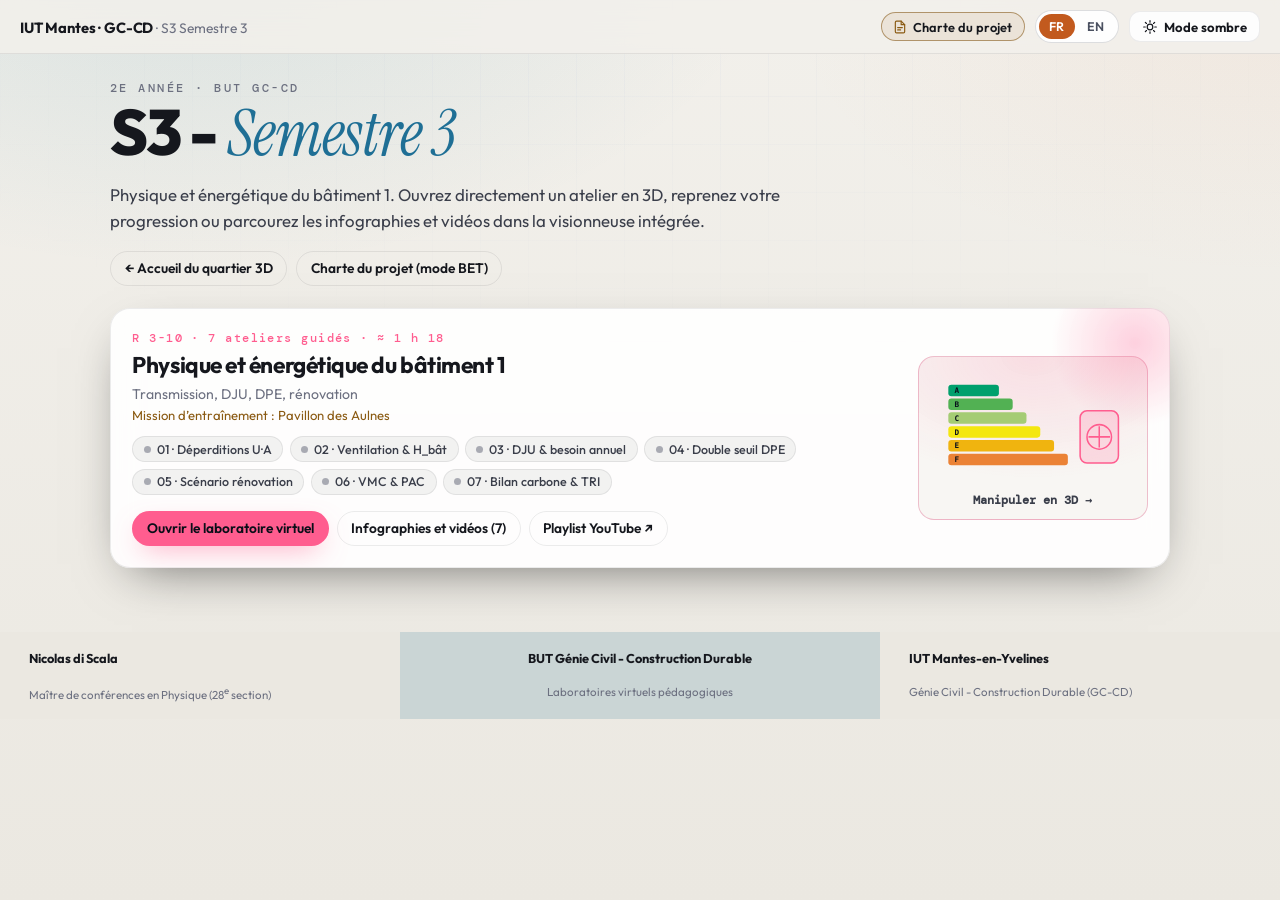
<file: s3/index.html>
<!DOCTYPE html>
<html lang="fr" data-theme="dark">
<head>
<meta charset="UTF-8" />
<meta name="viewport" content="width=device-width, initial-scale=1" />
<meta name="referrer" content="strict-origin-when-cross-origin" />
<meta name="color-scheme" content="dark light" />
<meta name="theme-color" content="#07131d" />
<title>S3 Semestre 3 - Laboratoires virtuels · IUT Mantes</title>
<link rel="preconnect" href="https://fonts.googleapis.com" />
<link rel="preconnect" href="https://fonts.gstatic.com" crossorigin />
<link rel="stylesheet" href="https://fonts.googleapis.com/css2?family=Outfit:wght@400;500;600;700;800&family=DM+Mono:wght@400;500&family=Instrument+Serif:ital@0;1&display=swap" />
<link rel="stylesheet" href="../assets/site.css" />
<script>(function(){try{var t=localStorage.getItem("iut_mantes_theme");if(t==="light"||t==="dark")document.documentElement.dataset.theme=t;else if(matchMedia("(prefers-color-scheme: light)").matches)document.documentElement.dataset.theme="light";}catch(e){}})();</script>
<script src="../assets/i18n.js"></script>
</head>
<body>
<a class="skip" href="#contenu">Aller au contenu</a>
<header class="topbar">
  <div>
    <a class="home" href="../index.html">IUT Mantes · GC-CD</a>
    <span class="crumb"> · S3 Semestre 3</span>
  </div>
  <div class="top-tools">
  <a class="top-charter" href="../charte.html" title="Charte du projet (mode BET)"><svg viewBox="0 0 24 24" fill="none" stroke="currentColor" stroke-width="2" stroke-linecap="round" stroke-linejoin="round" aria-hidden="true"><path d="M14 2H6a2 2 0 0 0-2 2v16a2 2 0 0 0 2 2h12a2 2 0 0 0 2-2V8z"/><polyline points="14 2 14 8 20 8"/><line x1="8" y1="13" x2="16" y2="13"/><line x1="8" y1="17" x2="13" y2="17"/></svg><span>Charte du projet</span></a>
  <span data-i18n-mount></span>
  <button type="button" class="theme-toggle" data-theme-toggle aria-pressed="false" aria-label="Activer le mode clair">
    <svg viewBox="0 0 24 24" fill="none" stroke="currentColor" stroke-width="1.8" stroke-linecap="round" aria-hidden="true"><circle cx="12" cy="12" r="4.2"/><path d="M12 2.5v2.4M12 19.1v2.4M2.5 12h2.4M19.1 12h2.4M5 5l1.7 1.7M17.3 17.3 19 19M19 5l-1.7 1.7M6.7 17.3 5 19"/></svg>
    <span data-theme-label>Mode clair</span>
  </button>
  </div>
</header>

<main class="wrap" id="contenu">
  <p class="eyebrow">2e année · BUT GC-CD</p>
  <h1>S3 - <em>Semestre 3</em></h1>
  <p class="lede">Physique et énergétique du bâtiment 1. Ouvrez directement un atelier en 3D, reprenez votre progression ou parcourez les infographies et vidéos dans la visionneuse intégrée.</p>
  <p class="sem-top-actions"><a class="btn ghost" href="../index.html">← Accueil du quartier 3D</a><a class="btn ghost" href="../charte.html">Charte du projet (mode BET)</a></p>
  <section class="labs stack" aria-label="Ressources du semestre">
        <article class="lab-card" data-lab="r3-10" style="--accent:#ff5d8f">
          <div class="lab-card-grid">
            <div class="lab-card-main">
              <div class="lab-card-top">
                <p class="code">R 3-10 · 7 ateliers guidés · ≈ 1 h 18</p>
                <span class="lab-prog-pill" data-lab-prog="r3-10" hidden></span>
              </div>
              <h2>Physique et énergétique du bâtiment 1</h2>
              <p class="sub">Transmission, DJU, DPE, rénovation</p>
              <p class="mission">Mission d’entraînement : Pavillon des Aulnes</p>
              <div class="ws-chips" aria-label="Accès direct aux ateliers"><a class="ws-chip" data-ws-chip="r3-10:trans" href="../labs/r3-10/index.html#atelier=trans"><i></i><span>01 · Déperditions U·A</span></a><a class="ws-chip" data-ws-chip="r3-10:vent" href="../labs/r3-10/index.html#atelier=vent"><i></i><span>02 · Ventilation & H_bât</span></a><a class="ws-chip" data-ws-chip="r3-10:dju" href="../labs/r3-10/index.html#atelier=dju"><i></i><span>03 · DJU & besoin annuel</span></a><a class="ws-chip" data-ws-chip="r3-10:dpe" href="../labs/r3-10/index.html#atelier=dpe"><i></i><span>04 · Double seuil DPE</span></a><a class="ws-chip" data-ws-chip="r3-10:reno" href="../labs/r3-10/index.html#atelier=reno"><i></i><span>05 · Scénario rénovation</span></a><a class="ws-chip" data-ws-chip="r3-10:sys" href="../labs/r3-10/index.html#atelier=sys"><i></i><span>06 · VMC & PAC</span></a><a class="ws-chip" data-ws-chip="r3-10:tri" href="../labs/r3-10/index.html#atelier=tri"><i></i><span>07 · Bilan carbone & TRI</span></a></div>
              <div class="actions">
                <a class="btn primary" data-lab-cta="r3-10" href="../labs/r3-10/index.html">Ouvrir le laboratoire virtuel</a>
                <button type="button" class="btn ghost" data-toggle-gallery="r3-10" aria-expanded="false" aria-controls="g-r3-10">Infographies et vidéos (7)</button>
                <a class="btn ghost" href="https://www.youtube.com/playlist?list=PLU-mhVpV4vZ0" target="_blank" rel="noopener">Playlist YouTube ↗</a>
              </div>
            </div>
            <a class="lab-illus" href="../labs/r3-10/index.html" aria-label="Ouvrir R 3-10 - Physique et énergétique du bâtiment 1">
              <svg viewBox="0 0 260 150" aria-hidden="true">
      <g font-family="monospace" font-size="10" font-weight="700" fill="#08101c">
        <rect x="20" y="18" width="66" height="15" rx="4" fill="#00a06d"/><text x="28" y="29">A</text>
        <rect x="20" y="36" width="84" height="15" rx="4" fill="#52b153"/><text x="28" y="47">B</text>
        <rect x="20" y="54" width="102" height="15" rx="4" fill="#a5cc74"/><text x="28" y="65">C</text>
        <rect x="20" y="72" width="120" height="15" rx="4" fill="#f4e70f"/><text x="28" y="83">D</text>
        <rect x="20" y="90" width="138" height="15" rx="4" fill="#f0b40f"/><text x="28" y="101">E</text>
        <rect x="20" y="108" width="156" height="15" rx="4" fill="#eb8235"/><text x="28" y="119">F</text>
      </g>
      <rect x="192" y="52" width="50" height="68" rx="9" fill="currentColor" fill-opacity="0.18" stroke="currentColor" stroke-width="2"/>
      <circle cx="217" cy="86" r="16" fill="none" stroke="currentColor" stroke-width="2"/>
      <path d="M217 72 L217 100 M203 86 L231 86" stroke="currentColor" stroke-width="2"/>
    </svg>
              <span class="lab-illus-cap">Manipuler en 3D →</span>
            </a>
          </div>
          
          <section class="gallery" id="g-r3-10" hidden>
            <p class="hint">Cliquez une fiche pour l’ouvrir dans la visionneuse interactive (zoom, navigation ←/→, vidéo intégrée et lien direct vers l’atelier 3D).</p>
            <div class="grid-figs">
            <figure class="fig" data-key="r3-10/1-guide-d-analyse-des-deperditions-thermiques.png" data-lab="r3-10" data-idx="0" data-img="../infographies/r3-10/1-guide-d-analyse-des-deperditions-thermiques.png" data-title="Guide d analyse des déperditions thermiques" data-ws="../labs/r3-10/index.html#atelier=trans" data-ws-label="01 · Déperditions U·A">
              <button type="button" class="fig-open" data-open-lightbox="r3-10/1-guide-d-analyse-des-deperditions-thermiques.png" aria-label="Ouvrir la fiche Guide d analyse des déperditions thermiques dans la visionneuse">
                <img src="../infographies/r3-10/1-guide-d-analyse-des-deperditions-thermiques.png" alt="Guide d analyse des déperditions thermiques" loading="lazy" />
                <span class="fig-badges"><span class="fig-pill">Infographie HD</span><span class="fig-pill vid" data-vid-pill hidden>▶ Vidéo</span></span>
              </button>
              <figcaption>
                <strong>Guide d analyse des déperditions thermiques</strong>
                <div class="fig-links">
                  <button type="button" class="fig-act" data-open-lightbox="r3-10/1-guide-d-analyse-des-deperditions-thermiques.png">Agrandir</button>
                  <span class="yt" hidden></span>
                  <a class="fig-ws" href="../labs/r3-10/index.html#atelier=trans">Atelier 01 · Déperditions U·A →</a>
                </div>
              </figcaption>
            </figure>
            <figure class="fig" data-key="r3-10/2-comprendre-l-indicateur-thermique-hbat.png" data-lab="r3-10" data-idx="1" data-img="../infographies/r3-10/2-comprendre-l-indicateur-thermique-hbat.png" data-title="Comprendre l indicateur thermique Hbat" data-ws="../labs/r3-10/index.html#atelier=vent" data-ws-label="02 · Ventilation & H_bât">
              <button type="button" class="fig-open" data-open-lightbox="r3-10/2-comprendre-l-indicateur-thermique-hbat.png" aria-label="Ouvrir la fiche Comprendre l indicateur thermique Hbat dans la visionneuse">
                <img src="../infographies/r3-10/2-comprendre-l-indicateur-thermique-hbat.png" alt="Comprendre l indicateur thermique Hbat" loading="lazy" />
                <span class="fig-badges"><span class="fig-pill">Infographie HD</span><span class="fig-pill vid" data-vid-pill hidden>▶ Vidéo</span></span>
              </button>
              <figcaption>
                <strong>Comprendre l indicateur thermique Hbat</strong>
                <div class="fig-links">
                  <button type="button" class="fig-act" data-open-lightbox="r3-10/2-comprendre-l-indicateur-thermique-hbat.png">Agrandir</button>
                  <span class="yt" hidden></span>
                  <a class="fig-ws" href="../labs/r3-10/index.html#atelier=vent">Atelier 02 · Ventilation & H_bât →</a>
                </div>
              </figcaption>
            </figure>
            <figure class="fig" data-key="r3-10/3-comprendre-le-processus-du-dpe.png" data-lab="r3-10" data-idx="2" data-img="../infographies/r3-10/3-comprendre-le-processus-du-dpe.png" data-title="Comprendre le processus du DPE" data-ws="../labs/r3-10/index.html#atelier=dpe" data-ws-label="04 · Double seuil DPE">
              <button type="button" class="fig-open" data-open-lightbox="r3-10/3-comprendre-le-processus-du-dpe.png" aria-label="Ouvrir la fiche Comprendre le processus du DPE dans la visionneuse">
                <img src="../infographies/r3-10/3-comprendre-le-processus-du-dpe.png" alt="Comprendre le processus du DPE" loading="lazy" />
                <span class="fig-badges"><span class="fig-pill">Infographie HD</span><span class="fig-pill vid" data-vid-pill hidden>▶ Vidéo</span></span>
              </button>
              <figcaption>
                <strong>Comprendre le processus du DPE</strong>
                <div class="fig-links">
                  <button type="button" class="fig-act" data-open-lightbox="r3-10/3-comprendre-le-processus-du-dpe.png">Agrandir</button>
                  <span class="yt" hidden></span>
                  <a class="fig-ws" href="../labs/r3-10/index.html#atelier=dpe">Atelier 04 · Double seuil DPE →</a>
                </div>
              </figcaption>
            </figure>
            <figure class="fig" data-key="r3-10/4-renover-l-enveloppe-strategie-coherente.png" data-lab="r3-10" data-idx="3" data-img="../infographies/r3-10/4-renover-l-enveloppe-strategie-coherente.png" data-title="Rénover l enveloppe stratégie cohérente" data-ws="../labs/r3-10/index.html#atelier=reno" data-ws-label="05 · Scénario rénovation">
              <button type="button" class="fig-open" data-open-lightbox="r3-10/4-renover-l-enveloppe-strategie-coherente.png" aria-label="Ouvrir la fiche Rénover l enveloppe stratégie cohérente dans la visionneuse">
                <img src="../infographies/r3-10/4-renover-l-enveloppe-strategie-coherente.png" alt="Rénover l enveloppe stratégie cohérente" loading="lazy" />
                <span class="fig-badges"><span class="fig-pill">Infographie HD</span><span class="fig-pill vid" data-vid-pill hidden>▶ Vidéo</span></span>
              </button>
              <figcaption>
                <strong>Rénover l enveloppe stratégie cohérente</strong>
                <div class="fig-links">
                  <button type="button" class="fig-act" data-open-lightbox="r3-10/4-renover-l-enveloppe-strategie-coherente.png">Agrandir</button>
                  <span class="yt" hidden></span>
                  <a class="fig-ws" href="../labs/r3-10/index.html#atelier=reno">Atelier 05 · Scénario rénovation →</a>
                </div>
              </figcaption>
            </figure>
            <figure class="fig" data-key="r3-10/5-dimensionnement-vmc-et-pac.png" data-lab="r3-10" data-idx="4" data-img="../infographies/r3-10/5-dimensionnement-vmc-et-pac.png" data-title="Dimensionnement VMC et PAC" data-ws="../labs/r3-10/index.html#atelier=sys" data-ws-label="06 · VMC & PAC">
              <button type="button" class="fig-open" data-open-lightbox="r3-10/5-dimensionnement-vmc-et-pac.png" aria-label="Ouvrir la fiche Dimensionnement VMC et PAC dans la visionneuse">
                <img src="../infographies/r3-10/5-dimensionnement-vmc-et-pac.png" alt="Dimensionnement VMC et PAC" loading="lazy" />
                <span class="fig-badges"><span class="fig-pill">Infographie HD</span><span class="fig-pill vid" data-vid-pill hidden>▶ Vidéo</span></span>
              </button>
              <figcaption>
                <strong>Dimensionnement VMC et PAC</strong>
                <div class="fig-links">
                  <button type="button" class="fig-act" data-open-lightbox="r3-10/5-dimensionnement-vmc-et-pac.png">Agrandir</button>
                  <span class="yt" hidden></span>
                  <a class="fig-ws" href="../labs/r3-10/index.html#atelier=sys">Atelier 06 · VMC & PAC →</a>
                </div>
              </figcaption>
            </figure>
            <figure class="fig" data-key="r3-10/6-reussir-son-bilan-energetique.png" data-lab="r3-10" data-idx="5" data-img="../infographies/r3-10/6-reussir-son-bilan-energetique.png" data-title="Réussir son bilan énergétique" data-ws="../labs/r3-10/index.html#atelier=tri" data-ws-label="07 · Bilan carbone & TRI">
              <button type="button" class="fig-open" data-open-lightbox="r3-10/6-reussir-son-bilan-energetique.png" aria-label="Ouvrir la fiche Réussir son bilan énergétique dans la visionneuse">
                <img src="../infographies/r3-10/6-reussir-son-bilan-energetique.png" alt="Réussir son bilan énergétique" loading="lazy" />
                <span class="fig-badges"><span class="fig-pill">Infographie HD</span><span class="fig-pill vid" data-vid-pill hidden>▶ Vidéo</span></span>
              </button>
              <figcaption>
                <strong>Réussir son bilan énergétique</strong>
                <div class="fig-links">
                  <button type="button" class="fig-act" data-open-lightbox="r3-10/6-reussir-son-bilan-energetique.png">Agrandir</button>
                  <span class="yt" hidden></span>
                  <a class="fig-ws" href="../labs/r3-10/index.html#atelier=tri">Atelier 07 · Bilan carbone & TRI →</a>
                </div>
              </figcaption>
            </figure>
            <figure class="fig" data-key="r3-10/7-des-dju-au-besoin-annuel-de-chauffage.png" data-lab="r3-10" data-idx="6" data-img="../infographies/r3-10/7-des-dju-au-besoin-annuel-de-chauffage.png" data-title="Des DJU au besoin annuel de chauffage" data-ws="../labs/r3-10/index.html#atelier=dju" data-ws-label="03 · DJU & besoin annuel">
              <button type="button" class="fig-open" data-open-lightbox="r3-10/7-des-dju-au-besoin-annuel-de-chauffage.png" aria-label="Ouvrir la fiche Des DJU au besoin annuel de chauffage dans la visionneuse">
                <img src="../infographies/r3-10/7-des-dju-au-besoin-annuel-de-chauffage.png" alt="Des DJU au besoin annuel de chauffage" loading="lazy" />
                <span class="fig-badges"><span class="fig-pill">Infographie HD</span><span class="fig-pill vid" data-vid-pill hidden>▶ Vidéo</span></span>
              </button>
              <figcaption>
                <strong>Des DJU au besoin annuel de chauffage</strong>
                <div class="fig-links">
                  <button type="button" class="fig-act" data-open-lightbox="r3-10/7-des-dju-au-besoin-annuel-de-chauffage.png">Agrandir</button>
                  <span class="yt" hidden></span>
                  <a class="fig-ws" href="../labs/r3-10/index.html#atelier=dju">Atelier 03 · DJU & besoin annuel →</a>
                </div>
              </figcaption>
            </figure></div>
          </section>
        </article></section>
</main>

<footer class="credit" aria-label="Crédit">
  <div>
    <div class="who">Nicolas di Scala</div>
    <div class="role">Maître de conférences en Physique (28<sup>e</sup> section)</div>
  </div>
  <div class="mid">
    <div class="who">BUT Génie Civil - Construction Durable</div>
    <div class="role">Laboratoires virtuels pédagogiques</div>
  </div>
  <div>
    <div class="who">IUT Mantes-en-Yvelines</div>
    <div class="role">Génie Civil - Construction Durable (GC-CD)</div>
  </div>
</footer>
<script src="../assets/theme.js"></script>

<script src="../videos.js"></script>
<script src="../assets/hub.js"></script>
</body>
</html>
</file>
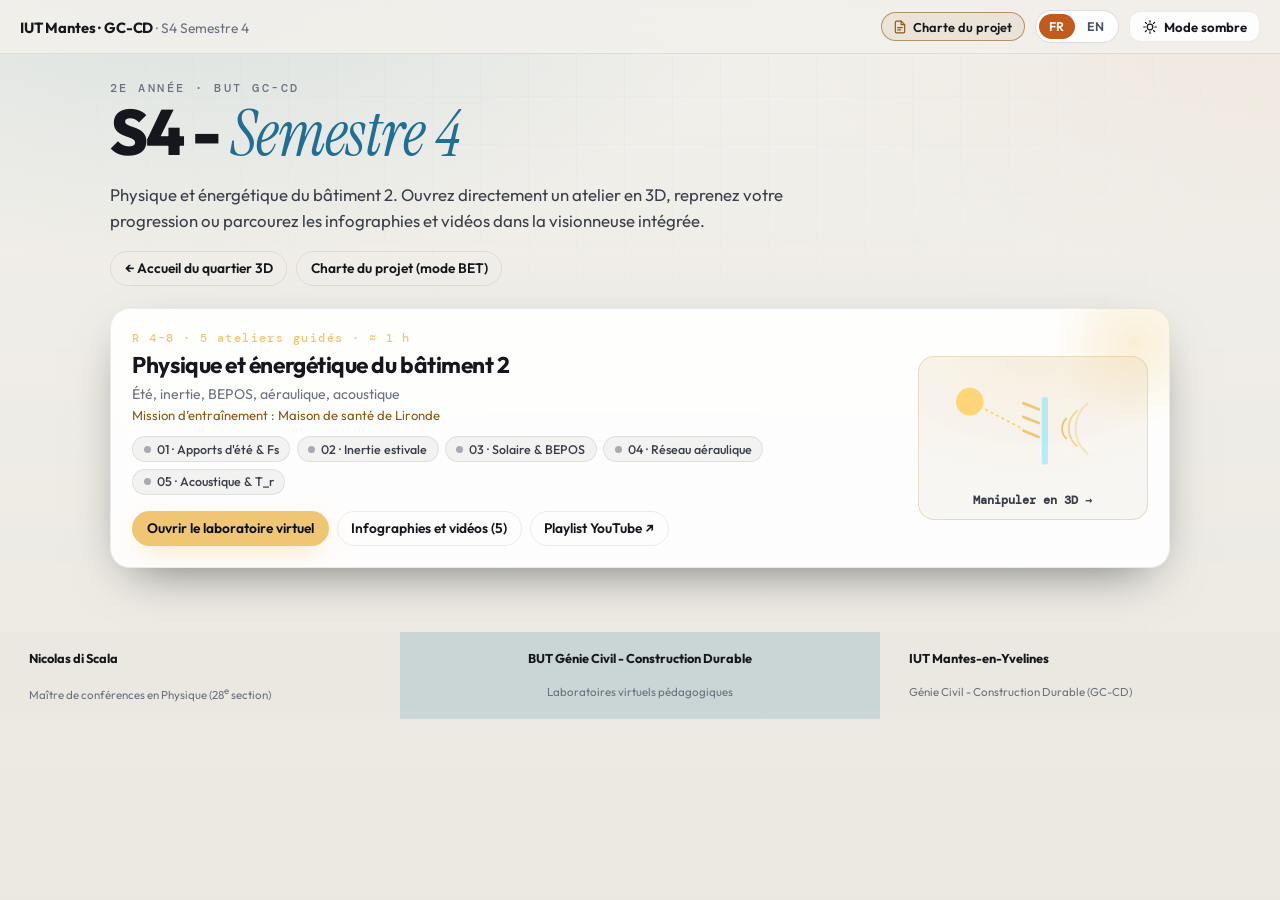
<file: s4/index.html>
<!DOCTYPE html>
<html lang="fr" data-theme="dark">
<head>
<meta charset="UTF-8" />
<meta name="viewport" content="width=device-width, initial-scale=1" />
<meta name="referrer" content="strict-origin-when-cross-origin" />
<meta name="color-scheme" content="dark light" />
<meta name="theme-color" content="#07131d" />
<title>S4 Semestre 4 - Laboratoires virtuels · IUT Mantes</title>
<link rel="preconnect" href="https://fonts.googleapis.com" />
<link rel="preconnect" href="https://fonts.gstatic.com" crossorigin />
<link rel="stylesheet" href="https://fonts.googleapis.com/css2?family=Outfit:wght@400;500;600;700;800&family=DM+Mono:wght@400;500&family=Instrument+Serif:ital@0;1&display=swap" />
<link rel="stylesheet" href="../assets/site.css" />
<script>(function(){try{var t=localStorage.getItem("iut_mantes_theme");if(t==="light"||t==="dark")document.documentElement.dataset.theme=t;else if(matchMedia("(prefers-color-scheme: light)").matches)document.documentElement.dataset.theme="light";}catch(e){}})();</script>
<script src="../assets/i18n.js"></script>
</head>
<body>
<a class="skip" href="#contenu">Aller au contenu</a>
<header class="topbar">
  <div>
    <a class="home" href="../index.html">IUT Mantes · GC-CD</a>
    <span class="crumb"> · S4 Semestre 4</span>
  </div>
  <div class="top-tools">
  <a class="top-charter" href="../charte.html" title="Charte du projet (mode BET)"><svg viewBox="0 0 24 24" fill="none" stroke="currentColor" stroke-width="2" stroke-linecap="round" stroke-linejoin="round" aria-hidden="true"><path d="M14 2H6a2 2 0 0 0-2 2v16a2 2 0 0 0 2 2h12a2 2 0 0 0 2-2V8z"/><polyline points="14 2 14 8 20 8"/><line x1="8" y1="13" x2="16" y2="13"/><line x1="8" y1="17" x2="13" y2="17"/></svg><span>Charte du projet</span></a>
  <span data-i18n-mount></span>
  <button type="button" class="theme-toggle" data-theme-toggle aria-pressed="false" aria-label="Activer le mode clair">
    <svg viewBox="0 0 24 24" fill="none" stroke="currentColor" stroke-width="1.8" stroke-linecap="round" aria-hidden="true"><circle cx="12" cy="12" r="4.2"/><path d="M12 2.5v2.4M12 19.1v2.4M2.5 12h2.4M19.1 12h2.4M5 5l1.7 1.7M17.3 17.3 19 19M19 5l-1.7 1.7M6.7 17.3 5 19"/></svg>
    <span data-theme-label>Mode clair</span>
  </button>
  </div>
</header>

<main class="wrap" id="contenu">
  <p class="eyebrow">2e année · BUT GC-CD</p>
  <h1>S4 - <em>Semestre 4</em></h1>
  <p class="lede">Physique et énergétique du bâtiment 2. Ouvrez directement un atelier en 3D, reprenez votre progression ou parcourez les infographies et vidéos dans la visionneuse intégrée.</p>
  <p class="sem-top-actions"><a class="btn ghost" href="../index.html">← Accueil du quartier 3D</a><a class="btn ghost" href="../charte.html">Charte du projet (mode BET)</a></p>
  <section class="labs stack" aria-label="Ressources du semestre">
        <article class="lab-card" data-lab="r4-8" style="--accent:#f0c674">
          <div class="lab-card-grid">
            <div class="lab-card-main">
              <div class="lab-card-top">
                <p class="code">R 4-8 · 5 ateliers guidés · ≈ 1 h</p>
                <span class="lab-prog-pill" data-lab-prog="r4-8" hidden></span>
              </div>
              <h2>Physique et énergétique du bâtiment 2</h2>
              <p class="sub">Été, inertie, BEPOS, aéraulique, acoustique</p>
              <p class="mission">Mission d’entraînement : Maison de santé de Lironde</p>
              <div class="ws-chips" aria-label="Accès direct aux ateliers"><a class="ws-chip" data-ws-chip="r4-8:ete" href="../labs/r4-8/index.html#atelier=ete"><i></i><span>01 · Apports d'été & Fs</span></a><a class="ws-chip" data-ws-chip="r4-8:inertie" href="../labs/r4-8/index.html#atelier=inertie"><i></i><span>02 · Inertie estivale</span></a><a class="ws-chip" data-ws-chip="r4-8:bepos" href="../labs/r4-8/index.html#atelier=bepos"><i></i><span>03 · Solaire & BEPOS</span></a><a class="ws-chip" data-ws-chip="r4-8:aera" href="../labs/r4-8/index.html#atelier=aera"><i></i><span>04 · Réseau aéraulique</span></a><a class="ws-chip" data-ws-chip="r4-8:acou" href="../labs/r4-8/index.html#atelier=acou"><i></i><span>05 · Acoustique & T_r</span></a></div>
              <div class="actions">
                <a class="btn primary" data-lab-cta="r4-8" href="../labs/r4-8/index.html">Ouvrir le laboratoire virtuel</a>
                <button type="button" class="btn ghost" data-toggle-gallery="r4-8" aria-expanded="false" aria-controls="g-r4-8">Infographies et vidéos (5)</button>
                <a class="btn ghost" href="https://www.youtube.com/playlist?list=PLI2gBdKJjUhA" target="_blank" rel="noopener">Playlist YouTube ↗</a>
              </div>
            </div>
            <a class="lab-illus" href="../labs/r4-8/index.html" aria-label="Ouvrir R 4-8 - Physique et énergétique du bâtiment 2">
              <svg viewBox="0 0 260 150" aria-hidden="true">
      <circle cx="48" cy="40" r="18" fill="#ffd166" fill-opacity="0.85"/>
      <line x1="68" y1="50" x2="118" y2="76" stroke="#ffd166" stroke-width="2.2" stroke-dasharray="4 4"/>
      <line x1="118" y1="42" x2="138" y2="50" stroke="currentColor" stroke-width="3.5" stroke-linecap="round"/>
      <line x1="118" y1="60" x2="138" y2="68" stroke="currentColor" stroke-width="3.5" stroke-linecap="round"/>
      <line x1="118" y1="78" x2="138" y2="86" stroke="currentColor" stroke-width="3.5" stroke-linecap="round"/>
      <rect x="142" y="34" width="8" height="88" rx="3" fill="#7fe3ff" fill-opacity="0.55"/>
      <path d="M174 88 A18 18 0 0 1 174 62" fill="none" stroke="currentColor" stroke-width="2.4" stroke-linecap="round"/>
      <path d="M188 98 A30 30 0 0 1 188 52" fill="none" stroke="currentColor" stroke-opacity="0.7" stroke-width="2.4" stroke-linecap="round"/>
      <path d="M202 108 A42 42 0 0 1 202 42" fill="none" stroke="currentColor" stroke-opacity="0.4" stroke-width="2.4" stroke-linecap="round"/>
    </svg>
              <span class="lab-illus-cap">Manipuler en 3D →</span>
            </a>
          </div>
          
          <section class="gallery" id="g-r4-8" hidden>
            <p class="hint">Cliquez une fiche pour l’ouvrir dans la visionneuse interactive (zoom, navigation ←/→, vidéo intégrée et lien direct vers l’atelier 3D).</p>
            <div class="grid-figs">
            <figure class="fig" data-key="r4-8/1-bilan-thermique-d-ete-passif.png" data-lab="r4-8" data-idx="0" data-img="../infographies/r4-8/1-bilan-thermique-d-ete-passif.png" data-title="Bilan thermique d été passif" data-ws="../labs/r4-8/index.html#atelier=ete" data-ws-label="01 · Apports d'été & Fs">
              <button type="button" class="fig-open" data-open-lightbox="r4-8/1-bilan-thermique-d-ete-passif.png" aria-label="Ouvrir la fiche Bilan thermique d été passif dans la visionneuse">
                <img src="../infographies/r4-8/1-bilan-thermique-d-ete-passif.png" alt="Bilan thermique d été passif" loading="lazy" />
                <span class="fig-badges"><span class="fig-pill">Infographie HD</span><span class="fig-pill vid" data-vid-pill hidden>▶ Vidéo</span></span>
              </button>
              <figcaption>
                <strong>Bilan thermique d été passif</strong>
                <div class="fig-links">
                  <button type="button" class="fig-act" data-open-lightbox="r4-8/1-bilan-thermique-d-ete-passif.png">Agrandir</button>
                  <span class="yt" hidden></span>
                  <a class="fig-ws" href="../labs/r4-8/index.html#atelier=ete">Atelier 01 · Apports d'été & Fs →</a>
                </div>
              </figcaption>
            </figure>
            <figure class="fig" data-key="r4-8/2-maitriser-le-confort-thermique-estival.png" data-lab="r4-8" data-idx="1" data-img="../infographies/r4-8/2-maitriser-le-confort-thermique-estival.png" data-title="Maîtriser le confort thermique estival" data-ws="../labs/r4-8/index.html#atelier=inertie" data-ws-label="02 · Inertie estivale">
              <button type="button" class="fig-open" data-open-lightbox="r4-8/2-maitriser-le-confort-thermique-estival.png" aria-label="Ouvrir la fiche Maîtriser le confort thermique estival dans la visionneuse">
                <img src="../infographies/r4-8/2-maitriser-le-confort-thermique-estival.png" alt="Maîtriser le confort thermique estival" loading="lazy" />
                <span class="fig-badges"><span class="fig-pill">Infographie HD</span><span class="fig-pill vid" data-vid-pill hidden>▶ Vidéo</span></span>
              </button>
              <figcaption>
                <strong>Maîtriser le confort thermique estival</strong>
                <div class="fig-links">
                  <button type="button" class="fig-act" data-open-lightbox="r4-8/2-maitriser-le-confort-thermique-estival.png">Agrandir</button>
                  <span class="yt" hidden></span>
                  <a class="fig-ws" href="../labs/r4-8/index.html#atelier=inertie">Atelier 02 · Inertie estivale →</a>
                </div>
              </figcaption>
            </figure>
            <figure class="fig" data-key="r4-8/3-philosophie-bepos-et-systemes-actifs.png" data-lab="r4-8" data-idx="2" data-img="../infographies/r4-8/3-philosophie-bepos-et-systemes-actifs.png" data-title="Philosophie BEPOS et systèmes actifs" data-ws="../labs/r4-8/index.html#atelier=bepos" data-ws-label="03 · Solaire & BEPOS">
              <button type="button" class="fig-open" data-open-lightbox="r4-8/3-philosophie-bepos-et-systemes-actifs.png" aria-label="Ouvrir la fiche Philosophie BEPOS et systèmes actifs dans la visionneuse">
                <img src="../infographies/r4-8/3-philosophie-bepos-et-systemes-actifs.png" alt="Philosophie BEPOS et systèmes actifs" loading="lazy" />
                <span class="fig-badges"><span class="fig-pill">Infographie HD</span><span class="fig-pill vid" data-vid-pill hidden>▶ Vidéo</span></span>
              </button>
              <figcaption>
                <strong>Philosophie BEPOS et systèmes actifs</strong>
                <div class="fig-links">
                  <button type="button" class="fig-act" data-open-lightbox="r4-8/3-philosophie-bepos-et-systemes-actifs.png">Agrandir</button>
                  <span class="yt" hidden></span>
                  <a class="fig-ws" href="../labs/r4-8/index.html#atelier=bepos">Atelier 03 · Solaire & BEPOS →</a>
                </div>
              </figcaption>
            </figure>
            <figure class="fig" data-key="r4-8/4-l-aeraulique-poumon-du-batiment.png" data-lab="r4-8" data-idx="3" data-img="../infographies/r4-8/4-l-aeraulique-poumon-du-batiment.png" data-title="L aéraulique, poumon du bâtiment" data-ws="../labs/r4-8/index.html#atelier=aera" data-ws-label="04 · Réseau aéraulique">
              <button type="button" class="fig-open" data-open-lightbox="r4-8/4-l-aeraulique-poumon-du-batiment.png" aria-label="Ouvrir la fiche L aéraulique, poumon du bâtiment dans la visionneuse">
                <img src="../infographies/r4-8/4-l-aeraulique-poumon-du-batiment.png" alt="L aéraulique, poumon du bâtiment" loading="lazy" />
                <span class="fig-badges"><span class="fig-pill">Infographie HD</span><span class="fig-pill vid" data-vid-pill hidden>▶ Vidéo</span></span>
              </button>
              <figcaption>
                <strong>L aéraulique, poumon du bâtiment</strong>
                <div class="fig-links">
                  <button type="button" class="fig-act" data-open-lightbox="r4-8/4-l-aeraulique-poumon-du-batiment.png">Agrandir</button>
                  <span class="yt" hidden></span>
                  <a class="fig-ws" href="../labs/r4-8/index.html#atelier=aera">Atelier 04 · Réseau aéraulique →</a>
                </div>
              </figcaption>
            </figure>
            <figure class="fig" data-key="r4-8/5-identifier-le-bon-levier-acoustique.png" data-lab="r4-8" data-idx="4" data-img="../infographies/r4-8/5-identifier-le-bon-levier-acoustique.png" data-title="Identifier le bon levier acoustique" data-ws="../labs/r4-8/index.html#atelier=acou" data-ws-label="05 · Acoustique & T_r">
              <button type="button" class="fig-open" data-open-lightbox="r4-8/5-identifier-le-bon-levier-acoustique.png" aria-label="Ouvrir la fiche Identifier le bon levier acoustique dans la visionneuse">
                <img src="../infographies/r4-8/5-identifier-le-bon-levier-acoustique.png" alt="Identifier le bon levier acoustique" loading="lazy" />
                <span class="fig-badges"><span class="fig-pill">Infographie HD</span><span class="fig-pill vid" data-vid-pill hidden>▶ Vidéo</span></span>
              </button>
              <figcaption>
                <strong>Identifier le bon levier acoustique</strong>
                <div class="fig-links">
                  <button type="button" class="fig-act" data-open-lightbox="r4-8/5-identifier-le-bon-levier-acoustique.png">Agrandir</button>
                  <span class="yt" hidden></span>
                  <a class="fig-ws" href="../labs/r4-8/index.html#atelier=acou">Atelier 05 · Acoustique & T_r →</a>
                </div>
              </figcaption>
            </figure></div>
          </section>
        </article></section>
</main>

<footer class="credit" aria-label="Crédit">
  <div>
    <div class="who">Nicolas di Scala</div>
    <div class="role">Maître de conférences en Physique (28<sup>e</sup> section)</div>
  </div>
  <div class="mid">
    <div class="who">BUT Génie Civil - Construction Durable</div>
    <div class="role">Laboratoires virtuels pédagogiques</div>
  </div>
  <div>
    <div class="who">IUT Mantes-en-Yvelines</div>
    <div class="role">Génie Civil - Construction Durable (GC-CD)</div>
  </div>
</footer>
<script src="../assets/theme.js"></script>

<script src="../videos.js"></script>
<script src="../assets/hub.js"></script>
</body>
</html>
</file>
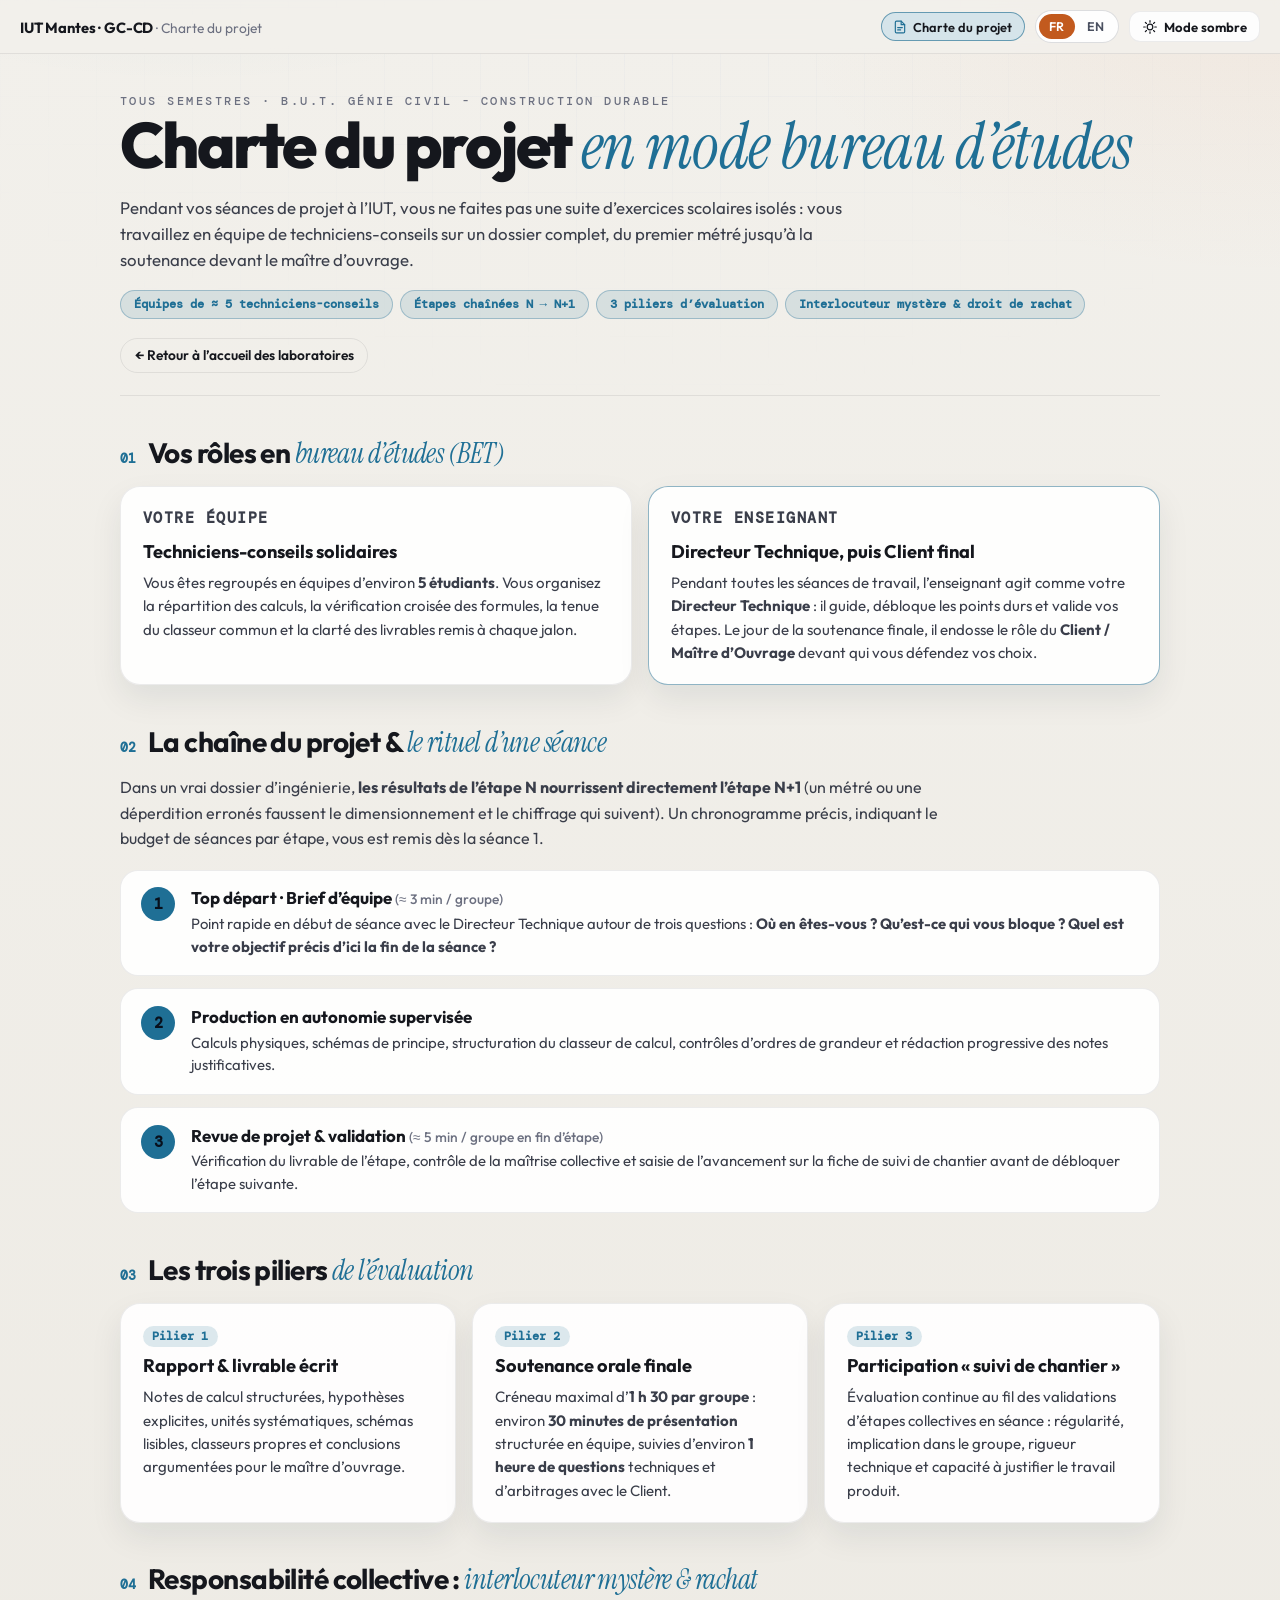
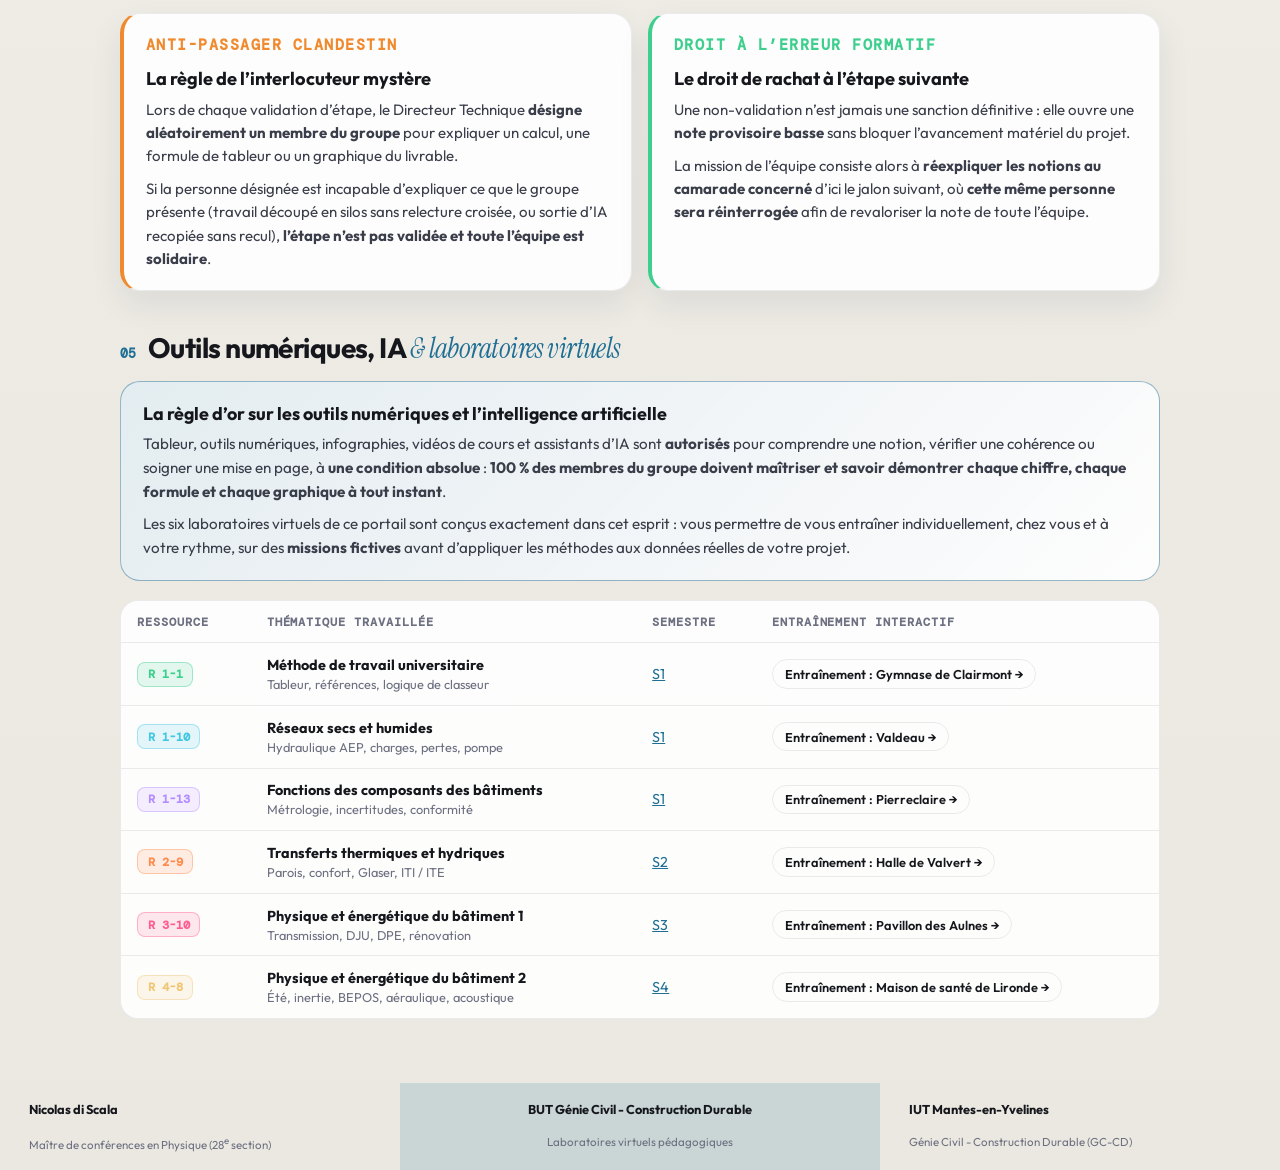
<file: charte.html>
<!DOCTYPE html>
<html lang="fr" data-theme="dark">
<head>
<meta charset="UTF-8" />
<meta name="viewport" content="width=device-width, initial-scale=1" />
<meta name="referrer" content="strict-origin-when-cross-origin" />
<meta name="color-scheme" content="dark light" />
<meta name="theme-color" content="#07131d" />
<title>Charte du projet - IUT Mantes · GC-CD</title>
<link rel="preconnect" href="https://fonts.googleapis.com" />
<link rel="preconnect" href="https://fonts.gstatic.com" crossorigin />
<link rel="stylesheet" href="https://fonts.googleapis.com/css2?family=Outfit:wght@400;500;600;700;800&family=DM+Mono:wght@400;500&family=Instrument+Serif:ital@0;1&display=swap" />
<link rel="stylesheet" href="assets/site.css" />
<script>(function(){try{var t=localStorage.getItem("iut_mantes_theme");if(t==="light"||t==="dark")document.documentElement.dataset.theme=t;else if(matchMedia("(prefers-color-scheme: light)").matches)document.documentElement.dataset.theme="light";}catch(e){}})();</script>
<script src="assets/i18n.js"></script>
</head>
<body>
<a class="skip" href="#contenu">Aller au contenu</a>
<header class="topbar">
  <div>
    <a class="home" href="index.html">IUT Mantes · GC-CD</a>
    <span class="crumb"> · Charte du projet</span>
  </div>
  <div class="top-tools">
  <a class="top-charter" href="charte.html" title="Charte du projet (mode BET)" aria-current="page"><svg viewBox="0 0 24 24" fill="none" stroke="currentColor" stroke-width="2" stroke-linecap="round" stroke-linejoin="round" aria-hidden="true"><path d="M14 2H6a2 2 0 0 0-2 2v16a2 2 0 0 0 2 2h12a2 2 0 0 0 2-2V8z"/><polyline points="14 2 14 8 20 8"/><line x1="8" y1="13" x2="16" y2="13"/><line x1="8" y1="17" x2="13" y2="17"/></svg><span>Charte du projet</span></a>
  <span data-i18n-mount></span>
  <button type="button" class="theme-toggle" data-theme-toggle aria-pressed="false" aria-label="Activer le mode clair">
    <svg viewBox="0 0 24 24" fill="none" stroke="currentColor" stroke-width="1.8" stroke-linecap="round" aria-hidden="true"><circle cx="12" cy="12" r="4.2"/><path d="M12 2.5v2.4M12 19.1v2.4M2.5 12h2.4M19.1 12h2.4M5 5l1.7 1.7M17.3 17.3 19 19M19 5l-1.7 1.7M6.7 17.3 5 19"/></svg>
    <span data-theme-label>Mode clair</span>
  </button>
  </div>
</header>

<main class="wrap charte-page" id="contenu">
  <section class="ch-hero">
    <p class="eyebrow">Tous semestres · B.U.T. Génie civil - Construction durable</p>
    <h1>Charte du projet <em>en mode bureau d’études</em></h1>
    <p class="lede">Pendant vos séances de projet à l’IUT, vous ne faites pas une suite d’exercices scolaires isolés : vous travaillez en équipe de techniciens-conseils sur un dossier complet, du premier métré jusqu’à la soutenance devant le maître d’ouvrage.</p>
    <div class="ch-pills">
      <span>Équipes de ≈ 5 techniciens-conseils</span>
      <span>Étapes chaînées N → N+1</span>
      <span>3 piliers d’évaluation</span>
      <span>Interlocuteur mystère &amp; droit de rachat</span>
    </div>
    <p class="ch-back"><a class="btn ghost" href="index.html">← Retour à l’accueil des laboratoires</a></p>
  </section>

  <section class="ch-sec">
    <div class="ch-sec-hd"><span class="ch-num">01</span><h2>Vos rôles en <em>bureau d’études (BET)</em></h2></div>
    <div class="ch-grid-2">
      <article class="ch-card">
        <p class="ch-kicker">Votre équipe</p>
        <h3>Techniciens-conseils solidaires</h3>
        <p>Vous êtes regroupés en équipes d’environ <b>5 étudiants</b>. Vous organisez la répartition des calculs, la vérification croisée des formules, la tenue du classeur commun et la clarté des livrables remis à chaque jalon.</p>
      </article>
      <article class="ch-card ch-accent">
        <p class="ch-kicker">Votre enseignant</p>
        <h3>Directeur Technique, puis Client final</h3>
        <p>Pendant toutes les séances de travail, l’enseignant agit comme votre <b>Directeur Technique</b> : il guide, débloque les points durs et valide vos étapes. Le jour de la soutenance finale, il endosse le rôle du <b>Client / Maître d’Ouvrage</b> devant qui vous défendez vos choix.</p>
      </article>
    </div>
  </section>

  <section class="ch-sec">
    <div class="ch-sec-hd"><span class="ch-num">02</span><h2>La chaîne du projet &amp; <em>le rituel d’une séance</em></h2></div>
    <p class="ch-intro">Dans un vrai dossier d’ingénierie, <b>les résultats de l’étape N nourrissent directement l’étape N+1</b> (un métré ou une déperdition erronés faussent le dimensionnement et le chiffrage qui suivent). Un chronogramme précis, indiquant le budget de séances par étape, vous est remis dès la séance 1.</p>
    <div class="ch-timeline">
      <article class="ch-step">
        <span class="ch-step-n">1</span>
        <div>
          <h3>Top départ · Brief d’équipe <em>(≈ 3 min / groupe)</em></h3>
          <p>Point rapide en début de séance avec le Directeur Technique autour de trois questions : <b>Où en êtes-vous ? Qu’est-ce qui vous bloque ? Quel est votre objectif précis d’ici la fin de la séance ?</b></p>
        </div>
      </article>
      <article class="ch-step">
        <span class="ch-step-n">2</span>
        <div>
          <h3>Production en autonomie supervisée</h3>
          <p>Calculs physiques, schémas de principe, structuration du classeur de calcul, contrôles d’ordres de grandeur et rédaction progressive des notes justificatives.</p>
        </div>
      </article>
      <article class="ch-step">
        <span class="ch-step-n">3</span>
        <div>
          <h3>Revue de projet &amp; validation <em>(≈ 5 min / groupe en fin d’étape)</em></h3>
          <p>Vérification du livrable de l’étape, contrôle de la maîtrise collective et saisie de l’avancement sur la fiche de suivi de chantier avant de débloquer l’étape suivante.</p>
        </div>
      </article>
    </div>
  </section>

  <section class="ch-sec">
    <div class="ch-sec-hd"><span class="ch-num">03</span><h2>Les trois piliers <em>de l’évaluation</em></h2></div>
    <div class="ch-grid-3">
      <article class="ch-card">
        <span class="ch-badge">Pilier 1</span>
        <h3>Rapport &amp; livrable écrit</h3>
        <p>Notes de calcul structurées, hypothèses explicites, unités systématiques, schémas lisibles, classeurs propres et conclusions argumentées pour le maître d’ouvrage.</p>
      </article>
      <article class="ch-card">
        <span class="ch-badge">Pilier 2</span>
        <h3>Soutenance orale finale</h3>
        <p>Créneau maximal d’<b>1 h 30 par groupe</b> : environ <b>30 minutes de présentation</b> structurée en équipe, suivies d’environ <b>1 heure de questions</b> techniques et d’arbitrages avec le Client.</p>
      </article>
      <article class="ch-card">
        <span class="ch-badge">Pilier 3</span>
        <h3>Participation « suivi de chantier »</h3>
        <p>Évaluation continue au fil des validations d’étapes collectives en séance : régularité, implication dans le groupe, rigueur technique et capacité à justifier le travail produit.</p>
      </article>
    </div>
  </section>

  <section class="ch-sec">
    <div class="ch-sec-hd"><span class="ch-num">04</span><h2>Responsabilité collective : <em>interlocuteur mystère &amp; rachat</em></h2></div>
    <div class="ch-grid-2">
      <article class="ch-card ch-warn">
        <p class="ch-kicker">Anti-passager clandestin</p>
        <h3>La règle de l’interlocuteur mystère</h3>
        <p>Lors de chaque validation d’étape, le Directeur Technique <b>désigne aléatoirement un membre du groupe</b> pour expliquer un calcul, une formule de tableur ou un graphique du livrable.</p>
        <p>Si la personne désignée est incapable d’expliquer ce que le groupe présente (travail découpé en silos sans relecture croisée, ou sortie d’IA recopiée sans recul), <b>l’étape n’est pas validée et toute l’équipe est solidaire</b>.</p>
      </article>
      <article class="ch-card ch-ok">
        <p class="ch-kicker">Droit à l’erreur formatif</p>
        <h3>Le droit de rachat à l’étape suivante</h3>
        <p>Une non-validation n’est jamais une sanction définitive : elle ouvre une <b>note provisoire basse</b> sans bloquer l’avancement matériel du projet.</p>
        <p>La mission de l’équipe consiste alors à <b>réexpliquer les notions au camarade concerné</b> d’ici le jalon suivant, où <b>cette même personne sera réinterrogée</b> afin de revaloriser la note de toute l’équipe.</p>
      </article>
    </div>
  </section>

  <section class="ch-sec">
    <div class="ch-sec-hd"><span class="ch-num">05</span><h2>Outils numériques, IA <em>&amp; laboratoires virtuels</em></h2></div>
    <div class="ch-ai-rule">
      <h3>La règle d’or sur les outils numériques et l’intelligence artificielle</h3>
      <p>Tableur, outils numériques, infographies, vidéos de cours et assistants d’IA sont <b>autorisés</b> pour comprendre une notion, vérifier une cohérence ou soigner une mise en page, à <b>une condition absolue</b> : <b>100 % des membres du groupe doivent maîtriser et savoir démontrer chaque chiffre, chaque formule et chaque graphique à tout instant</b>.</p>
      <p>Les six laboratoires virtuels de ce portail sont conçus exactement dans cet esprit : vous permettre de vous entraîner individuellement, chez vous et à votre rythme, sur des <b>missions fictives</b> avant d’appliquer les méthodes aux données réelles de votre projet.</p>
    </div>

    <div class="ch-table-wrap">
      <table class="ch-table">
        <thead>
          <tr><th>Ressource</th><th>Thématique travaillée</th><th>Semestre</th><th>Entraînement interactif</th></tr>
        </thead>
        <tbody><tr>
          <td><span class="ch-code" style="--c:#3ecf8e">R 1-1</span></td>
          <td><b>Méthode de travail universitaire</b><small>Tableur, références, logique de classeur</small></td>
          <td><a href="s1/index.html">S1</a></td>
          <td><a class="btn ghost ch-go" href="labs/r1-1/index.html">Entraînement : Gymnase de Clairmont →</a></td>
        </tr><tr>
          <td><span class="ch-code" style="--c:#41c7e4">R 1-10</span></td>
          <td><b>Réseaux secs et humides</b><small>Hydraulique AEP, charges, pertes, pompe</small></td>
          <td><a href="s1/index.html">S1</a></td>
          <td><a class="btn ghost ch-go" href="labs/r1-10/index.html">Entraînement : Valdeau →</a></td>
        </tr><tr>
          <td><span class="ch-code" style="--c:#b38cff">R 1-13</span></td>
          <td><b>Fonctions des composants des bâtiments</b><small>Métrologie, incertitudes, conformité</small></td>
          <td><a href="s1/index.html">S1</a></td>
          <td><a class="btn ghost ch-go" href="labs/r1-13/index.html">Entraînement : Pierreclaire →</a></td>
        </tr><tr>
          <td><span class="ch-code" style="--c:#ff8a4c">R 2-9</span></td>
          <td><b>Transferts thermiques et hydriques</b><small>Parois, confort, Glaser, ITI / ITE</small></td>
          <td><a href="s2/index.html">S2</a></td>
          <td><a class="btn ghost ch-go" href="labs/r2-9/index.html">Entraînement : Halle de Valvert →</a></td>
        </tr><tr>
          <td><span class="ch-code" style="--c:#ff5d8f">R 3-10</span></td>
          <td><b>Physique et énergétique du bâtiment 1</b><small>Transmission, DJU, DPE, rénovation</small></td>
          <td><a href="s3/index.html">S3</a></td>
          <td><a class="btn ghost ch-go" href="labs/r3-10/index.html">Entraînement : Pavillon des Aulnes →</a></td>
        </tr><tr>
          <td><span class="ch-code" style="--c:#f0c674">R 4-8</span></td>
          <td><b>Physique et énergétique du bâtiment 2</b><small>Été, inertie, BEPOS, aéraulique, acoustique</small></td>
          <td><a href="s4/index.html">S4</a></td>
          <td><a class="btn ghost ch-go" href="labs/r4-8/index.html">Entraînement : Maison de santé de Lironde →</a></td>
        </tr></tbody>
      </table>
    </div>
  </section>
</main>

<footer class="credit" aria-label="Crédit">
  <div>
    <div class="who">Nicolas di Scala</div>
    <div class="role">Maître de conférences en Physique (28<sup>e</sup> section)</div>
  </div>
  <div class="mid">
    <div class="who">BUT Génie Civil - Construction Durable</div>
    <div class="role">Laboratoires virtuels pédagogiques</div>
  </div>
  <div>
    <div class="who">IUT Mantes-en-Yvelines</div>
    <div class="role">Génie Civil - Construction Durable (GC-CD)</div>
  </div>
</footer>
<script src="assets/theme.js"></script>

</body>
</html>
</file>
<file: assets/site.css>
:root {
  --radius: 16px;
  --sans: "DM Sans", "Segoe UI", sans-serif;
  --mono: "IBM Plex Mono", Consolas, monospace;
  color-scheme: dark;
}
html[data-theme="dark"] {
  --bg0: #07131d;
  --bg1: #0b1c2a;
  --ink: #e9f4f9;
  --muted: #9cb3c0;
  --steel: #a9bcc8;
  --panel: #0f2330;
  --brd: rgba(127, 190, 214, 0.16);
  --water: #41c7e4;
  --water-deep: #0b6e8a;
  --gold: #c9922a;
  --glow1: rgba(11, 110, 138, 0.28);
  --glow2: rgba(217, 122, 69, 0.1);
  --shadow: 0 18px 40px rgba(2, 10, 16, 0.5);
  --topbar: rgba(8, 22, 31, 0.92);
  --credit: rgba(8, 22, 31, 0.96);
  --credit-ink: #d7e8ef;
  --note-bg: rgba(224, 138, 90, 0.08);
  --note-brd: rgba(224, 138, 90, 0.35);
  color-scheme: dark;
}
html[data-theme="light"] {
  --bg0: #f4f7fa;
  --bg1: #e8eef3;
  --ink: #132230;
  --muted: #4d6270;
  --steel: #3d5361;
  --panel: #ffffff;
  --brd: rgba(19, 34, 48, 0.12);
  --water: #0b6e8a;
  --water-deep: #0b5871;
  --gold: #8a5a12;
  --glow1: rgba(11, 110, 138, 0.12);
  --glow2: rgba(224, 138, 90, 0.08);
  --shadow: 0 14px 32px rgba(19, 34, 48, 0.08);
  --topbar: rgba(255, 255, 255, 0.92);
  --credit: #0f2330;
  --credit-ink: #d7e8ef;
  --note-bg: rgba(224, 138, 90, 0.1);
  --note-brd: rgba(180, 96, 40, 0.35);
  color-scheme: light;
}
* { box-sizing: border-box; }
html { scroll-behavior: smooth; }
body {
  margin: 0;
  font-family: var(--sans);
  color: var(--ink);
  background:
    radial-gradient(1100px 620px at 12% -12%, var(--glow1), transparent 55%),
    radial-gradient(900px 500px at 100% 0%, var(--glow2), transparent 50%),
    linear-gradient(180deg, var(--bg0), var(--bg1));
  min-height: 100vh;
}
a { color: var(--water); }
:focus-visible { outline: 2px solid var(--water); outline-offset: 3px; }
.skip {
  position: absolute;
  left: 0.8rem;
  top: -4rem;
  background: var(--water-deep);
  color: #eaf6fb;
  padding: 0.5rem 0.8rem;
  border-radius: 8px;
  z-index: 40;
}
.skip:focus { top: 0.8rem; }
.topbar {
  position: sticky;
  top: 0;
  z-index: 20;
  display: flex;
  align-items: center;
  justify-content: space-between;
  gap: 0.8rem;
  padding: 0.65rem 1.25rem;
  background: var(--topbar);
  border-bottom: 1px solid var(--brd);
  backdrop-filter: blur(12px);
}
.topbar a.home {
  color: var(--ink);
  text-decoration: none;
  font-weight: 700;
  font-size: 0.92rem;
}
.topbar .crumb {
  color: var(--muted);
  font-size: 0.86rem;
}
.theme-toggle {
  display: inline-flex;
  align-items: center;
  gap: 0.4rem;
  border: 1px solid var(--brd);
  background: var(--panel);
  color: var(--ink);
  font: inherit;
  font-weight: 650;
  font-size: 0.82rem;
  padding: 0.4rem 0.75rem;
  border-radius: 999px;
  cursor: pointer;
}
.theme-toggle svg { width: 16px; height: 16px; flex: none; }
.wrap { max-width: 1100px; margin: 0 auto; padding: 1.6rem 1.25rem 4rem; }
.eyebrow {
  font-family: var(--mono);
  font-size: 0.78rem;
  letter-spacing: 0.08em;
  text-transform: uppercase;
  color: var(--water);
  margin: 0 0 0.4rem;
}
h1 { margin: 0; font-size: clamp(1.6rem, 3vw, 2.25rem); font-weight: 800; letter-spacing: -0.02em; }
.lede { max-width: 46rem; color: var(--muted); line-height: 1.55; }
.note {
  margin: 1.1rem 0 0;
  padding: 0.75rem 1rem;
  border-radius: 12px;
  background: var(--note-bg);
  border: 1px dashed var(--note-brd);
  color: var(--steel);
  font-size: 0.9rem;
  line-height: 1.5;
}
.semesters {
  display: grid;
  grid-template-columns: repeat(auto-fill, minmax(230px, 1fr));
  gap: 1rem;
  margin-top: 1.6rem;
}
.sem-card {
  display: flex;
  flex-direction: column;
  background: var(--panel);
  border: 1px solid var(--brd);
  border-radius: var(--radius);
  padding: 1.15rem 1.2rem 1.2rem;
  box-shadow: var(--shadow);
  border-top: 3px solid var(--accent, var(--water));
  text-decoration: none;
  color: inherit;
  min-height: 11.5rem;
}
.sem-card:hover { border-color: var(--accent, var(--water)); }
.sem-card .code { font-family: var(--mono); font-size: 0.75rem; color: var(--accent, var(--water)); margin: 0 0 0.35rem; }
.sem-card h2 { margin: 0; font-size: 1.2rem; color: var(--ink); }
.sem-card .sub { color: var(--muted); font-size: 0.88rem; line-height: 1.4; margin: 0.35rem 0 0.7rem; flex: 1; }
.sem-card .mods { font-size: 0.8rem; color: var(--steel); margin: 0 0 0.85rem; }
.sem-card .go { font-weight: 650; color: var(--water); font-size: 0.88rem; }
.labs {
  display: grid;
  grid-template-columns: repeat(auto-fill, minmax(280px, 1fr));
  gap: 1rem;
  margin-top: 1.2rem;
}
.labs.stack { grid-template-columns: 1fr; }
.lab-card {
  background: var(--panel);
  border: 1px solid var(--brd);
  border-radius: var(--radius);
  padding: 1.15rem 1.2rem 1.25rem;
  box-shadow: var(--shadow);
  border-top: 3px solid var(--accent, var(--water));
}
.lab-card .code { font-family: var(--mono); font-size: 0.75rem; color: var(--accent, var(--water)); margin: 0 0 0.35rem; }
.lab-card h2 { margin: 0; font-size: 1.12rem; }
.lab-card .sub { color: var(--muted); font-size: 0.88rem; line-height: 1.4; margin: 0.35rem 0 0.15rem; }
.lab-card .mission { font-size: 0.82rem; color: var(--gold); margin: 0 0 0.85rem; }
.actions { display: flex; flex-wrap: wrap; gap: 0.5rem; }
.btn {
  display: inline-flex;
  align-items: center;
  justify-content: center;
  text-decoration: none;
  font-weight: 650;
  font-size: 0.86rem;
  padding: 0.48rem 0.85rem;
  border-radius: 999px;
}
.btn.primary { background: var(--water-deep); color: #eaf6fb; border: 1px solid transparent; }
.btn.ghost { border: 1px solid var(--brd); color: var(--ink); background: transparent; }
button.btn {
  font-family: inherit;
  cursor: pointer;
  appearance: none;
}
.btn.ghost[aria-expanded="true"] {
  background: var(--water-deep);
  color: #eaf6fb;
  border-color: transparent;
}
.lab-card .gallery {
  margin-top: 1rem;
  padding-top: 0.9rem;
  border-top: 1px solid var(--brd);
}
.lab-card .gallery[hidden] { display: none; }
.charte {
  margin-top: 2.4rem;
  background: var(--panel);
  border: 1px solid var(--brd);
  border-radius: var(--radius);
  overflow: hidden;
  box-shadow: var(--shadow);
}
.charte .txt { padding: 1.1rem 1.2rem 0.4rem; }
.charte h2 { margin: 0 0 0.35rem; font-size: 1.15rem; }
.charte p { margin: 0 0 0.8rem; color: var(--muted); font-size: 0.92rem; line-height: 1.45; }
.charte a.preview { display: block; }
.charte img { display: block; width: 100%; height: auto; max-height: 280px; object-fit: cover; object-position: top; background: #0a1a27; }
.galleries { margin-top: 2.4rem; }
.gallery { margin-top: 2rem; }
.gallery h2 { font-size: 1.2rem; display: flex; gap: 0.6rem; align-items: baseline; flex-wrap: wrap; }
.gallery h2 .code { font-family: var(--mono); font-size: 0.8rem; color: var(--water); }
.hint { color: var(--muted); font-size: 0.88rem; }
.grid-figs { display: grid; grid-template-columns: repeat(auto-fill, minmax(240px, 1fr)); gap: 0.9rem; }
.fig { margin: 0; background: var(--panel); border: 1px solid var(--brd); border-radius: 14px; overflow: hidden; }
.fig img { display: block; width: 100%; height: 160px; object-fit: cover; background: #0a1a27; }
.fig figcaption { padding: 0.65rem 0.8rem 0.8rem; font-size: 0.84rem; line-height: 1.4; color: var(--steel); }
.fig figcaption strong { display: block; color: var(--ink); font-size: 0.9rem; margin-bottom: 0.25rem; }
.yt a { font-size: 0.82rem; }
.charte-page img { width: 100%; height: auto; border-radius: 12px; border: 1px solid var(--brd); background: var(--panel); }
footer.credit {
  display: grid;
  grid-template-columns: 1fr 1.2fr 1fr;
  background: var(--credit);
  color: var(--credit-ink);
  font-size: 0.8rem;
}
footer.credit div { padding: 0.55rem 0.9rem; }
footer.credit .mid { text-align: center; background: linear-gradient(135deg, #0b5871, #0b6e8a); }
footer.credit .who { font-weight: 700; }
footer.credit .role { color: rgba(215, 232, 239, 0.68); font-size: 0.72rem; }
@media (max-width: 700px) {
  footer.credit { grid-template-columns: 1fr; }
  .fig img { height: 200px; }
  .charte img { max-height: 200px; }
}
@media (prefers-reduced-motion: reduce) {
  html { scroll-behavior: auto; }
}

/* =====================================================================
   Portail v2 « studio » (harmonisé avec les laboratoires v2).
   La v1 de cette feuille est sauvegardée dans archives/site-v1/.
   ===================================================================== */
:root { --sans: "Outfit", "Segoe UI", sans-serif; --mono: "DM Mono", Consolas, monospace; --serif: "Instrument Serif", Georgia, serif; }
html[data-theme="dark"] {
  --bg0: #0a0e18; --bg1: #0d1220; --ink: #eef2fa; --muted: #8d97b3; --steel: #c7cee0;
  --panel: rgba(18, 24, 40, 0.88); --brd: rgba(255, 255, 255, 0.08); --water: #7fe3ff;
  --topbar: rgba(10, 14, 24, 0.82); --credit: #0f1526; --glow1: rgba(127, 227, 255, 0.10); --glow2: rgba(255, 180, 84, 0.07);
}
html[data-theme="light"] {
  --bg0: #f2f0eb; --bg1: #ebe8e1; --ink: #15171d; --muted: #6c7080; --steel: #3a3e4a;
  --panel: rgba(255, 255, 255, 0.9); --brd: rgba(20, 22, 30, 0.08); --water: #1f6f95;
  --topbar: rgba(242, 240, 235, 0.85); --credit: #ebe8e1; --credit-ink: #3a3e4a;
}
body {
  font-family: var(--sans);
  background:
    radial-gradient(1000px 600px at 15% -10%, var(--glow1), transparent 60%),
    radial-gradient(900px 500px at 100% 0%, var(--glow2), transparent 55%),
    linear-gradient(180deg, var(--bg0), var(--bg1));
}
body::before {
  content: ""; position: fixed; inset: 0; pointer-events: none; z-index: 0;
  background-image: linear-gradient(rgba(150, 175, 220, 0.05) 1px, transparent 1px), linear-gradient(90deg, rgba(150, 175, 220, 0.05) 1px, transparent 1px);
  background-size: 48px 48px;
  mask-image: radial-gradient(80% 60% at 50% 0%, #000 10%, transparent 75%);
  -webkit-mask-image: radial-gradient(80% 60% at 50% 0%, #000 10%, transparent 75%);
}
.wrap { position: relative; z-index: 1; }
.topbar { backdrop-filter: blur(16px); -webkit-backdrop-filter: blur(16px); border-bottom: 1px solid var(--brd); }
.topbar a.home { font-weight: 700; letter-spacing: -0.01em; }
.theme-toggle { border-radius: 11px; font-family: var(--sans); }
.eyebrow { font-family: var(--mono); font-weight: 500; letter-spacing: 0.2em; color: var(--muted); }
h1 { font-weight: 800; letter-spacing: -0.035em; font-size: clamp(2.4rem, 5vw, 4.2rem); line-height: 0.95; }
h1 em { font-family: var(--serif); font-weight: 400; font-style: italic; color: var(--water); letter-spacing: -0.01em; }
.lede { font-size: 1.05rem; color: var(--steel); }
.note { border-radius: 14px; border-style: solid; background: var(--panel); }
.sem-card, .lab-card, .charte, .gallery {
  border-radius: 20px; border: 0; background: var(--panel);
  box-shadow: 0 18px 50px -22px rgba(0, 0, 0, 0.6), inset 0 0 0 1px var(--brd);
  backdrop-filter: blur(14px); -webkit-backdrop-filter: blur(14px);
  position: relative; overflow: hidden;
  transition: transform 0.2s cubic-bezier(0.2, 0.8, 0.2, 1), box-shadow 0.2s ease;
}
.sem-card::before, .lab-card::before {
  content: ""; position: absolute; right: -50px; top: -50px; width: 170px; height: 170px; border-radius: 50%;
  background: radial-gradient(circle, color-mix(in srgb, var(--accent, var(--water)) 28%, transparent), transparent 70%);
  pointer-events: none; transition: transform 0.35s ease;
}
.sem-card:hover, .lab-card:hover { transform: translateY(-3px); box-shadow: 0 18px 50px -22px rgba(0, 0, 0, 0.6), inset 0 0 0 1px color-mix(in srgb, var(--accent, var(--water)) 55%, transparent); }
.sem-card:hover::before, .lab-card:hover::before { transform: scale(1.25); }
.sem-card .code, .lab-card .code { font-family: var(--mono); font-weight: 500; letter-spacing: 0.12em; }
.sem-card h2, .lab-card h2 { font-weight: 700; letter-spacing: -0.02em; }
.btn { border-radius: 999px; font-family: var(--sans); font-weight: 600; }
.btn.primary { background: var(--accent, var(--water)); color: #0a0e18; border-color: transparent; box-shadow: 0 10px 28px -10px color-mix(in srgb, var(--accent, var(--water)) 70%, transparent); }
.btn.primary:hover { filter: brightness(1.06); }
.btn.ghost { background: transparent; }
.charte h2, .gallery h2 { font-weight: 700; letter-spacing: -0.02em; }
.fig { border-radius: 14px; overflow: hidden; }
footer.credit { position: relative; z-index: 1; }
footer.credit .mid { background: color-mix(in srgb, var(--water) 16%, var(--credit)); color: var(--ink); }
html[data-theme="light"] footer.credit div { color: var(--ink); }
html[data-theme="light"] footer.credit .role { color: var(--muted); }

/* outils de la barre du haut : charte + langue FR | EN + thème */
.topbar .top-tools { display: flex; align-items: center; gap: 10px; flex-wrap: wrap; }
.topbar .top-charter {
  display: inline-flex; align-items: center; gap: 0.36rem; padding: 0.34rem 0.72rem; border-radius: 999px;
  font: 600 0.8rem var(--sans); text-decoration: none; color: var(--ink);
  background: color-mix(in srgb, var(--gold) 16%, var(--panel));
  border: 1px solid color-mix(in srgb, var(--gold) 52%, var(--brd));
  transition: background 0.18s ease, border-color 0.18s ease, transform 0.18s ease;
}
.topbar .top-charter svg { width: 14px; height: 14px; flex: none; color: var(--gold); }
html[data-theme="dark"] .topbar .top-charter svg { color: #f0b35a; }
.topbar .top-charter:hover {
  transform: translateY(-1px);
  background: color-mix(in srgb, var(--gold) 26%, var(--panel));
  border-color: color-mix(in srgb, var(--gold) 78%, var(--brd));
}
.topbar .top-charter[aria-current="page"] {
  background: color-mix(in srgb, var(--water) 18%, var(--panel));
  border-color: color-mix(in srgb, var(--water) 58%, var(--brd));
}
.topbar .top-charter[aria-current="page"] svg { color: var(--water); }
@media (max-width: 640px) { .topbar .top-charter span { display: none; } .topbar .top-charter { padding: 0.38rem; } }

/* =====================================================================
   P2 · Suivi individuel de progression (accueil & semestres)
   ===================================================================== */
.my-progress {
  margin: 0.9rem 0 0.4rem; padding: 1rem 1.2rem; border-radius: 20px;
  background: var(--panel); border: 1px solid var(--brd); box-shadow: var(--shadow);
}
.my-progress[hidden] { display: none; }
.mp-main { display: flex; align-items: center; justify-content: space-between; gap: 1.2rem; flex-wrap: wrap; }
.mp-info { flex: 1 1 360px; min-width: 0; }
.mp-kicker { margin: 0 0 0.3rem; font: 600 0.74rem var(--mono); letter-spacing: 0.1em; text-transform: uppercase; color: var(--water); }
.mp-nums { display: flex; flex-wrap: wrap; gap: 0.4rem 1.1rem; font-size: 0.96rem; color: var(--steel); }
.mp-nums b { color: var(--ink); font-weight: 700; }
.mp-bar { height: 6px; margin: 0.55rem 0 0.45rem; border-radius: 999px; background: color-mix(in srgb, var(--muted) 22%, transparent); overflow: hidden; }
.mp-bar i { display: block; height: 100%; border-radius: inherit; background: linear-gradient(90deg, var(--water), #3ecf8e); transition: width 0.4s ease; }
.mp-priv { margin: 0; font-size: 0.79rem; color: var(--muted); }
.mp-actions { display: flex; flex-direction: column; align-items: flex-end; gap: 0.45rem; }
.mp-links { display: flex; flex-wrap: wrap; gap: 0.65rem; }
.mp-link {
  appearance: none; border: 0; background: none; padding: 0; cursor: pointer;
  font: 600 0.78rem var(--sans); color: var(--water); text-decoration: underline; text-underline-offset: 2px;
}
.mp-link.danger { color: #f08a6c; }
.mp-empty { display: flex; align-items: center; justify-content: space-between; gap: 0.8rem; flex-wrap: wrap; font-size: 0.88rem; color: var(--steel); }
.mp-empty b { color: var(--ink); }
@media (max-width: 720px) { .mp-actions { align-items: flex-start; width: 100%; } }

/* =====================================================================
   P4 · Cartes Semestres enrichies (2 colonnes + puces d'ateliers + vignette)
   ===================================================================== */
.sem-top-actions { display: flex; flex-wrap: wrap; gap: 0.55rem; margin: 1rem 0 1.4rem; }
.lab-card { padding: 1.35rem 1.4rem 1.4rem; }
.lab-card-grid { display: grid; grid-template-columns: minmax(0, 1fr) 230px; gap: 1.3rem; align-items: center; }
.lab-card-top { display: flex; align-items: center; justify-content: space-between; gap: 0.6rem; flex-wrap: wrap; margin-bottom: 0.25rem; }
.lab-card-top .code { margin: 0; }
.lab-prog-pill {
  padding: 0.2rem 0.65rem; border-radius: 999px; font: 600 0.73rem var(--mono);
  color: var(--accent, var(--water)); background: color-mix(in srgb, var(--accent, var(--water)) 14%, transparent);
  border: 1px solid color-mix(in srgb, var(--accent, var(--water)) 42%, transparent);
}
.lab-prog-pill.done { color: #3ecf8e; background: rgba(62, 207, 142, 0.14); border-color: rgba(62, 207, 142, 0.45); }
.lab-card h2 { font-size: 1.42rem; margin: 0.1rem 0 0.25rem; }
.ws-chips { display: flex; flex-wrap: wrap; gap: 0.4rem; margin: 0.75rem 0 1rem; }
.ws-chip {
  display: inline-flex; align-items: center; gap: 0.38rem; padding: 0.28rem 0.65rem; border-radius: 999px;
  font: 500 0.78rem var(--sans); text-decoration: none; color: var(--steel);
  background: color-mix(in srgb, var(--ink) 5%, transparent); border: 1px solid var(--brd);
  transition: transform 0.15s ease, border-color 0.15s ease, background 0.15s ease;
}
.ws-chip:hover { transform: translateY(-1px); color: var(--ink); border-color: var(--accent, var(--water)); background: color-mix(in srgb, var(--accent, var(--water)) 12%, transparent); }
.ws-chip i { width: 7px; height: 7px; border-radius: 50%; background: var(--muted); opacity: 0.55; }
.ws-chip.is-started i { background: #f08a2e; opacity: 1; box-shadow: 0 0 6px #f08a2e; }
.ws-chip.is-done { border-color: rgba(62, 207, 142, 0.45); color: var(--ink); }
.ws-chip.is-done i { background: #3ecf8e; opacity: 1; box-shadow: 0 0 6px #3ecf8e; }
.ws-chip.is-star::after { content: "★"; font-size: 0.72rem; color: #f0c674; margin-left: 1px; }
.lab-illus {
  display: flex; flex-direction: column; align-items: center; justify-content: center; gap: 0.4rem;
  padding: 0.85rem 0.9rem 0.7rem; border-radius: 16px; text-decoration: none;
  color: var(--accent, var(--water));
  background: radial-gradient(120% 100% at 50% 0%, color-mix(in srgb, var(--accent, var(--water)) 16%, transparent), transparent 75%),
              color-mix(in srgb, var(--bg0) 55%, var(--panel));
  border: 1px solid color-mix(in srgb, var(--accent, var(--water)) 28%, var(--brd));
  transition: transform 0.2s ease, border-color 0.2s ease;
}
.lab-illus:hover { transform: scale(1.02); border-color: var(--accent, var(--water)); }
.lab-illus svg { width: 100%; height: auto; max-height: 122px; display: block; }
.lab-illus-cap { font: 600 0.74rem var(--mono); color: var(--steel); }
@media (max-width: 780px) {
  .lab-card-grid { grid-template-columns: 1fr; }
  .lab-illus { display: none; }
}

/* =====================================================================
   P1 · Cartes d'infographies & Visionneuse Lightbox intégrée
   ===================================================================== */
.fig { display: flex; flex-direction: column; transition: transform 0.18s ease, border-color 0.18s ease; }
.fig:hover { transform: translateY(-2px); border-color: color-mix(in srgb, var(--accent, var(--water)) 55%, var(--brd)); }
.fig-open {
  position: relative; appearance: none; border: 0; padding: 0; margin: 0; background: #081220;
  cursor: zoom-in; display: block; width: 100%; overflow: hidden;
}
.fig-open img { transition: transform 0.3s ease; }
.fig:hover .fig-open img { transform: scale(1.03); }
.fig-badges { position: absolute; left: 8px; bottom: 8px; display: flex; gap: 5px; pointer-events: none; }
.fig-pill {
  padding: 2px 8px; border-radius: 999px; font: 600 0.68rem var(--mono);
  background: rgba(8, 16, 30, 0.82); color: #dce7f7; border: 1px solid rgba(255,255,255,0.16); backdrop-filter: blur(6px);
}
.fig-pill.vid { color: #ffd166; border-color: rgba(255, 209, 102, 0.45); }
.fig figcaption { display: flex; flex-direction: column; gap: 0.45rem; flex: 1; }
.fig-links { margin-top: auto; display: flex; flex-wrap: wrap; align-items: center; gap: 0.35rem 0.65rem; }
.fig-act {
  appearance: none; border: 0; background: color-mix(in srgb, var(--water) 14%, transparent);
  color: var(--water); font: 600 0.76rem var(--sans); padding: 0.22rem 0.58rem; border-radius: 999px; cursor: pointer;
}
.fig-act.vid { background: rgba(240, 198, 116, 0.16); color: #f0c674; }
html[data-theme="light"] .fig-act.vid { color: #8a5a12; }
.fig-ws { font: 600 0.76rem var(--sans); color: var(--steel); text-decoration: none; margin-left: auto; }
.fig-ws:hover { color: var(--water); text-decoration: underline; }

html.lb-lock { overflow: hidden; }
.lb-backdrop {
  position: fixed; inset: 0; z-index: 120; display: grid; place-items: center; padding: 1rem;
  background: rgba(5, 9, 18, 0.84); backdrop-filter: blur(12px);
}
.lb-backdrop[hidden] { display: none; }
.lb-dialog {
  width: min(1240px, 96vw); height: min(880px, 92vh); display: flex; flex-direction: column;
  border-radius: 22px; background: var(--bg1); color: var(--ink);
  border: 1px solid var(--brd); box-shadow: 0 30px 80px rgba(0,0,0,0.65); overflow: hidden;
}
.lb-head {
  display: flex; align-items: center; justify-content: space-between; gap: 0.8rem; flex-wrap: wrap;
  padding: 0.8rem 1.1rem; border-bottom: 1px solid var(--brd); background: var(--panel);
}
.lb-meta { min-width: 0; flex: 1 1 240px; }
.lb-count { display: block; font: 600 0.72rem var(--mono); color: var(--water); letter-spacing: 0.08em; }
.lb-title { margin: 0.1rem 0 0; font-size: 1.02rem; font-weight: 700; white-space: nowrap; overflow: hidden; text-overflow: ellipsis; }
.lb-tabs { display: flex; gap: 0.4rem; flex-wrap: wrap; }
.lb-tab {
  appearance: none; border: 1px solid var(--brd); background: transparent; color: var(--steel);
  font: 600 0.8rem var(--sans); padding: 0.36rem 0.78rem; border-radius: 999px; cursor: pointer;
}
.lb-tab.on { background: var(--water); color: #08101c; border-color: transparent; }
.lb-close {
  appearance: none; border: 0; width: 34px; height: 34px; border-radius: 50%; cursor: pointer;
  background: color-mix(in srgb, var(--ink) 10%, transparent); color: var(--ink); font-size: 1.3rem; line-height: 1;
}
.lb-stage { position: relative; flex: 1; min-height: 0; display: flex; align-items: center; justify-content: center; background: #060b14; }
.lb-viewport { width: 100%; height: 100%; overflow: auto; display: grid; place-items: center; padding: 0.75rem 3.2rem; }
.lb-viewport img { max-width: 100%; max-height: 100%; width: auto; height: auto; border-radius: 10px; cursor: zoom-in; transition: transform 0.2s ease; }
.lb-viewport.is-zoomed { place-items: start center; }
.lb-viewport.is-zoomed img { max-width: none; max-height: none; width: 175%; cursor: zoom-out; }
.lb-vidwrap { width: min(1040px, 100%); aspect-ratio: 16 / 9; border-radius: 14px; overflow: hidden; background: #000; box-shadow: 0 16px 40px rgba(0,0,0,0.5); }
.lb-vidwrap iframe, .lb-vidwrap video { width: 100%; height: 100%; border: 0; display: block; background: #000; }
.lb-ytcard {
  position: relative; display: flex; flex-direction: column; align-items: center; justify-content: center; gap: 0.55rem;
  width: 100%; height: 100%; padding: 1.5rem; text-align: center; text-decoration: none; color: #f4f7fb;
  overflow: hidden; background: #0b111d;
}
.lb-ytbg { position: absolute; inset: 0; width: 100%; height: 100%; object-fit: cover; opacity: 0.34; filter: blur(2px) saturate(1.08); transform: scale(1.03); transition: transform 0.3s ease, opacity 0.3s ease; }
.lb-ytshade { position: absolute; inset: 0; background: radial-gradient(circle at 50% 45%, rgba(8, 14, 26, 0.45), rgba(6, 10, 20, 0.88)); }
.lb-ytcard > *:not(.lb-ytbg):not(.lb-ytshade) { position: relative; z-index: 1; }
.lb-ytplay {
  width: 68px; height: 48px; border-radius: 14px; display: grid; place-items: center;
  background: #ff0033; color: #fff; font-size: 1.45rem; box-shadow: 0 12px 28px rgba(255, 0, 51, 0.42);
  transition: transform 0.2s ease, filter 0.2s ease;
}
.lb-ytcard:hover .lb-ytplay { transform: scale(1.08); filter: brightness(1.08); }
.lb-ytcard:hover .lb-ytbg { transform: scale(1.06); opacity: 0.44; }
.lb-ytcard strong { font-size: 1.05rem; font-weight: 700; color: #fff; max-width: 34rem; }
.lb-ytcard small { font-size: 0.84rem; color: #cbd5e1; max-width: 34rem; line-height: 1.45; }
.lb-nav {
  position: absolute; top: 50%; transform: translateY(-50%); z-index: 3;
  appearance: none; border: 1px solid rgba(255,255,255,0.18); width: 42px; height: 42px; border-radius: 50%;
  background: rgba(10, 16, 30, 0.78); color: #fff; font-size: 1.6rem; line-height: 1; cursor: pointer;
}
.lb-nav:hover { background: var(--water); color: #08101c; }
.lb-nav.prev { left: 0.75rem; }
.lb-nav.next { right: 0.75rem; }
.lb-foot {
  display: flex; align-items: center; justify-content: space-between; gap: 0.8rem; flex-wrap: wrap;
  padding: 0.75rem 1.1rem; border-top: 1px solid var(--brd); background: var(--panel);
}
.lb-ext { display: flex; gap: 0.9rem; flex-wrap: wrap; }
.lb-link { font: 600 0.82rem var(--sans); color: var(--muted); text-decoration: none; }
.lb-link:hover { color: var(--water); text-decoration: underline; }
@media (max-width: 700px) {
  .lb-viewport { padding: 0.5rem; }
  .lb-nav { width: 34px; height: 34px; font-size: 1.3rem; }
}

/* =====================================================================
   P3 · Page Charte du projet (mode BET) éditoriale et responsive
   ===================================================================== */
.charte-page { max-width: 1080px; }
.ch-hero { padding: 0.8rem 0 1.4rem; border-bottom: 1px solid var(--brd); }
.ch-pills { display: flex; flex-wrap: wrap; gap: 0.45rem; margin: 1.1rem 0 1.2rem; }
.ch-pills span {
  padding: 0.32rem 0.8rem; border-radius: 999px; font: 600 0.78rem var(--mono);
  color: var(--water); background: color-mix(in srgb, var(--water) 12%, transparent);
  border: 1px solid color-mix(in srgb, var(--water) 32%, transparent);
}
.ch-back { margin: 0; }
.ch-sec { margin-top: 2.4rem; }
.ch-sec-hd { display: flex; align-items: baseline; gap: 0.75rem; margin-bottom: 0.9rem; }
.ch-num { font: 600 0.82rem var(--mono); color: var(--water); }
.ch-sec-hd h2 { margin: 0; font-size: clamp(1.35rem, 2.4vw, 1.75rem); letter-spacing: -0.02em; }
.ch-sec-hd h2 em { font-family: var(--serif); font-weight: 400; font-style: italic; color: var(--water); }
.ch-intro { color: var(--steel); line-height: 1.6; max-width: 54rem; margin: 0 0 1.1rem; }
.ch-grid-2 { display: grid; grid-template-columns: repeat(2, minmax(0, 1fr)); gap: 1rem; }
.ch-grid-3 { display: grid; grid-template-columns: repeat(3, minmax(0, 1fr)); gap: 1rem; }
.ch-card {
  padding: 1.25rem 1.35rem; border-radius: 20px; background: var(--panel);
  border: 1px solid var(--brd); box-shadow: var(--shadow);
}
.ch-card.ch-accent { border-color: color-mix(in srgb, var(--water) 45%, var(--brd)); }
.ch-card.ch-warn { border-left: 4px solid #f08a2e; }
.ch-card.ch-ok { border-left: 4px solid #3ecf8e; }
.ch-kicker { margin: 0 0 0.3rem; font: 600 0.74rem var(--mono); text-transform: uppercase; letter-spacing: 0.1em; color: var(--water); }
.ch-card.ch-warn .ch-kicker { color: #f08a2e; }
.ch-card.ch-ok .ch-kicker { color: #3ecf8e; }
.ch-badge {
  display: inline-block; margin-bottom: 0.45rem; padding: 0.18rem 0.6rem; border-radius: 999px;
  font: 600 0.72rem var(--mono); background: color-mix(in srgb, var(--water) 15%, transparent); color: var(--water);
}
.ch-card h3 { margin: 0 0 0.5rem; font-size: 1.14rem; color: var(--ink); }
.ch-card p { margin: 0 0 0.6rem; color: var(--steel); font-size: 0.94rem; line-height: 1.55; }
.ch-card p:last-child { margin-bottom: 0; }
.ch-timeline { display: grid; gap: 0.75rem; }
.ch-step {
  display: flex; align-items: flex-start; gap: 1rem; padding: 1.05rem 1.25rem;
  border-radius: 18px; background: var(--panel); border: 1px solid var(--brd);
}
.ch-step-n {
  flex: none; width: 34px; height: 34px; border-radius: 50%; display: grid; place-items: center;
  font: 800 0.95rem var(--mono); background: var(--water); color: #08101c;
}
.ch-step h3 { margin: 0 0 0.3rem; font-size: 1.06rem; }
.ch-step h3 em { font-weight: 500; font-style: normal; font-size: 0.86rem; color: var(--muted); }
.ch-step p { margin: 0; color: var(--steel); font-size: 0.93rem; line-height: 1.52; }
.ch-ai-rule {
  padding: 1.25rem 1.4rem; border-radius: 20px; margin-bottom: 1.2rem;
  background: linear-gradient(135deg, color-mix(in srgb, var(--water) 12%, var(--panel)), var(--panel));
  border: 1px solid color-mix(in srgb, var(--water) 40%, var(--brd));
}
.ch-ai-rule h3 { margin: 0 0 0.45rem; font-size: 1.12rem; }
.ch-ai-rule p { margin: 0 0 0.55rem; color: var(--steel); line-height: 1.56; font-size: 0.95rem; }
.ch-ai-rule p:last-child { margin-bottom: 0; }
.ch-table-wrap { overflow-x: auto; border-radius: 18px; border: 1px solid var(--brd); background: var(--panel); }
.ch-table { width: 100%; border-collapse: collapse; font-size: 0.9rem; }
.ch-table th, .ch-table td { padding: 0.8rem 1rem; text-align: left; border-bottom: 1px solid var(--brd); }
.ch-table th { font: 600 0.74rem var(--mono); text-transform: uppercase; letter-spacing: 0.08em; color: var(--muted); }
.ch-table tr:last-child td { border-bottom: 0; }
.ch-table td small { display: block; color: var(--muted); font-size: 0.8rem; margin-top: 2px; }
.ch-code {
  display: inline-block; padding: 0.22rem 0.6rem; border-radius: 8px; font: 700 0.78rem var(--mono);
  color: var(--c); background: color-mix(in srgb, var(--c) 14%, transparent); border: 1px solid color-mix(in srgb, var(--c) 40%, transparent);
}
.ch-go { font-size: 0.8rem; padding: 0.36rem 0.75rem; white-space: nowrap; }
@media (max-width: 820px) {
  .ch-grid-2, .ch-grid-3 { grid-template-columns: 1fr; }
}
</file>
